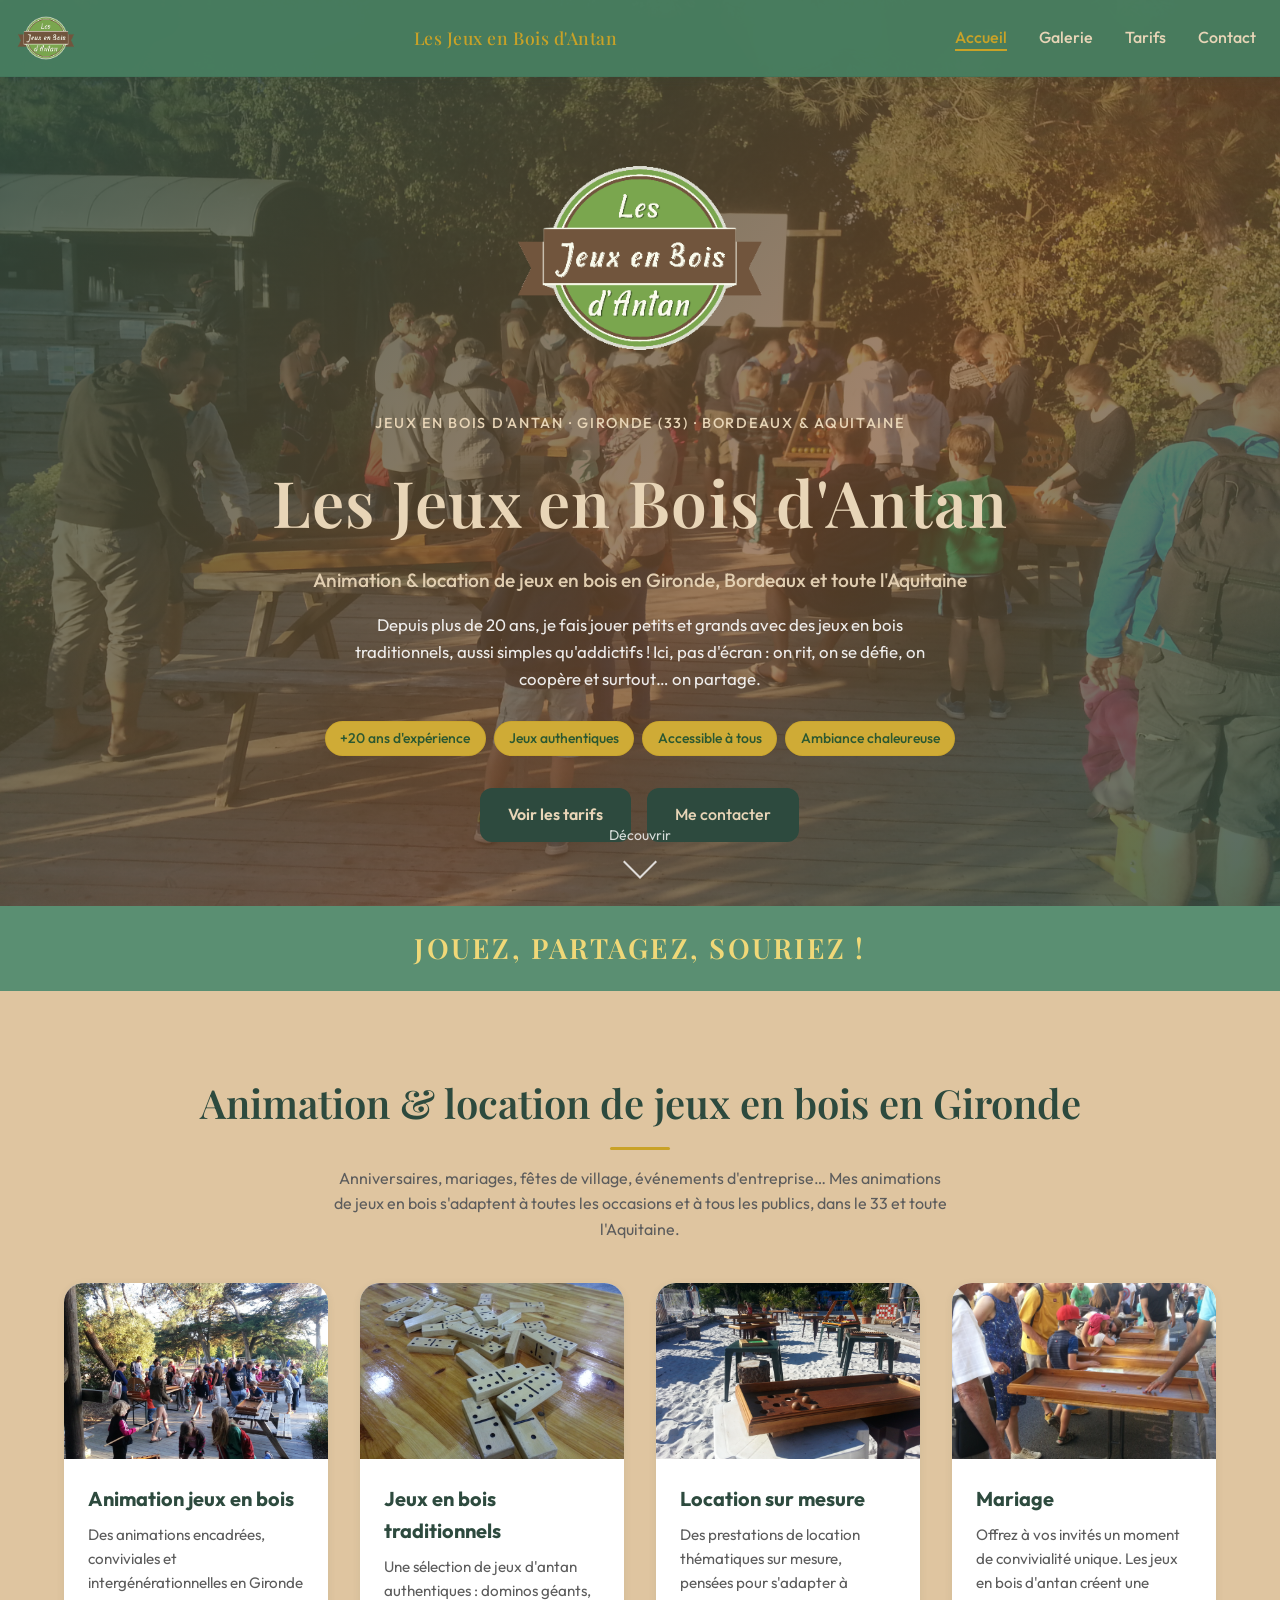
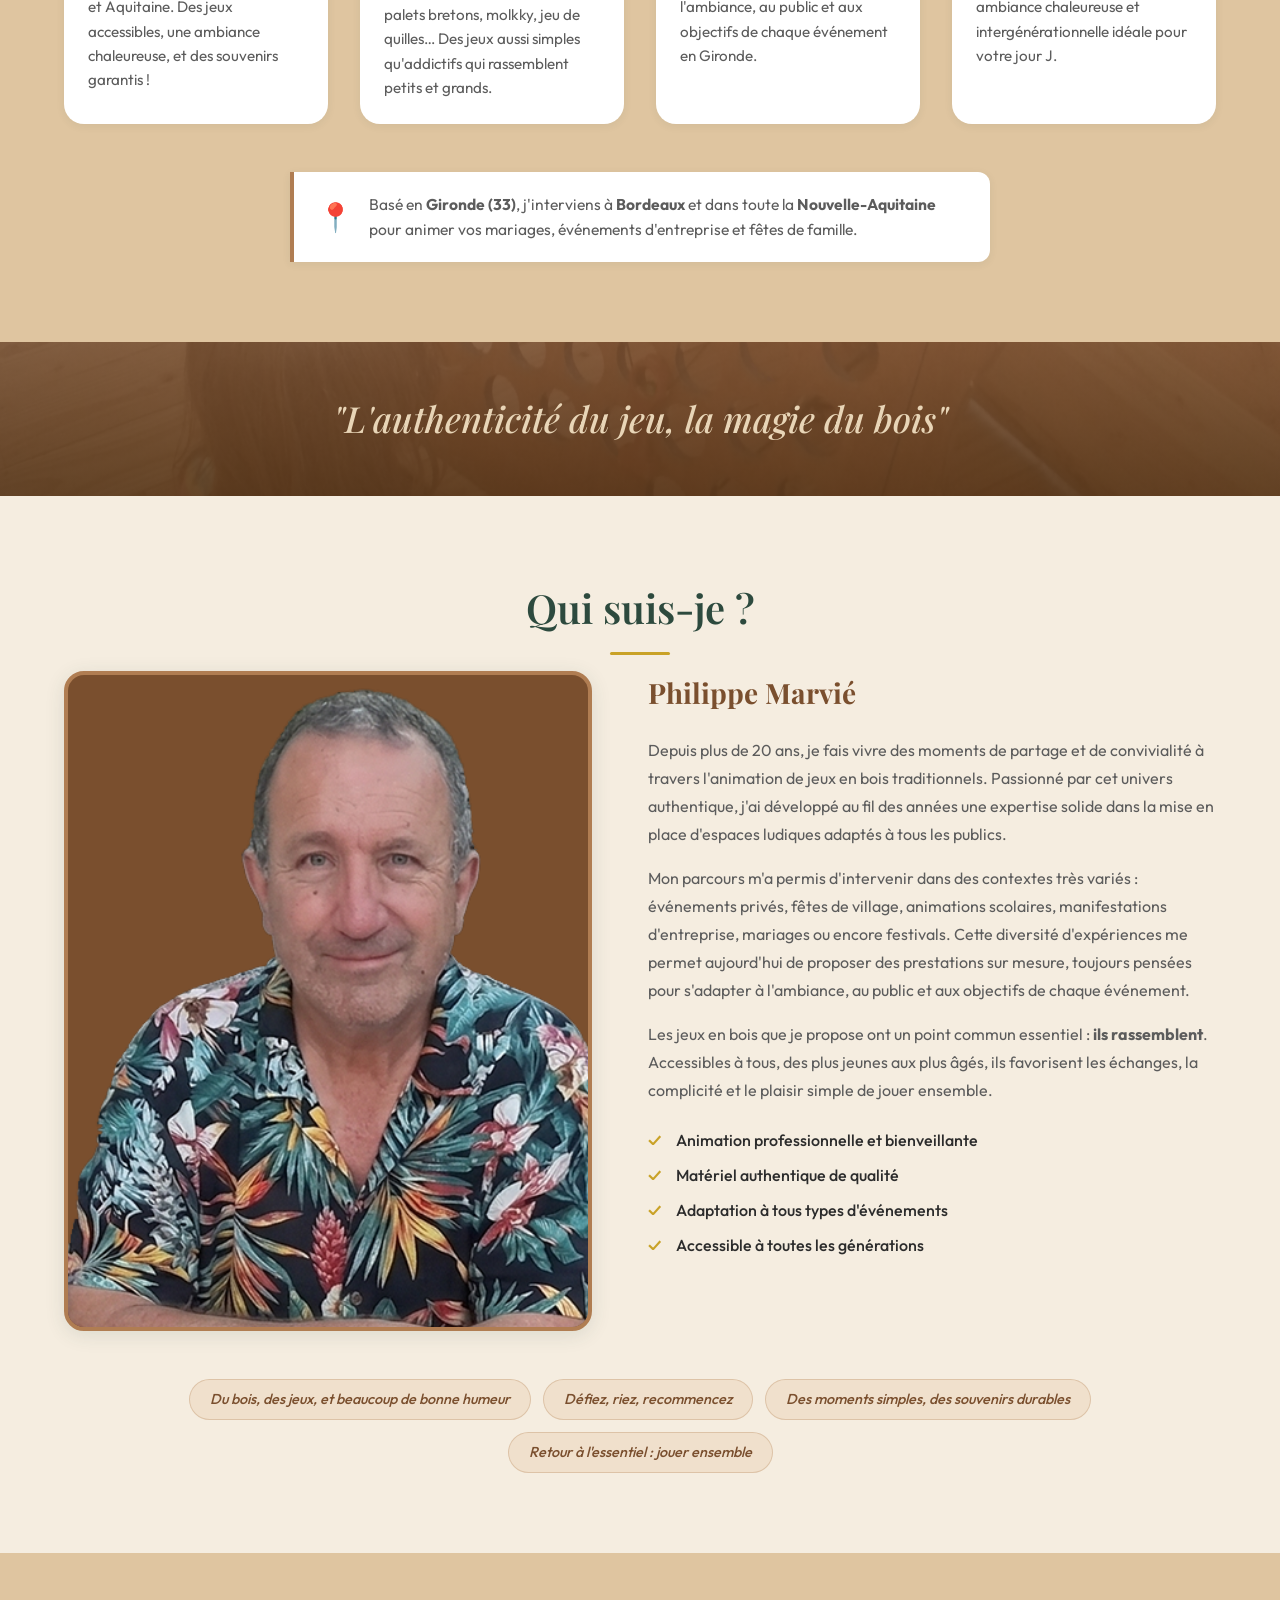
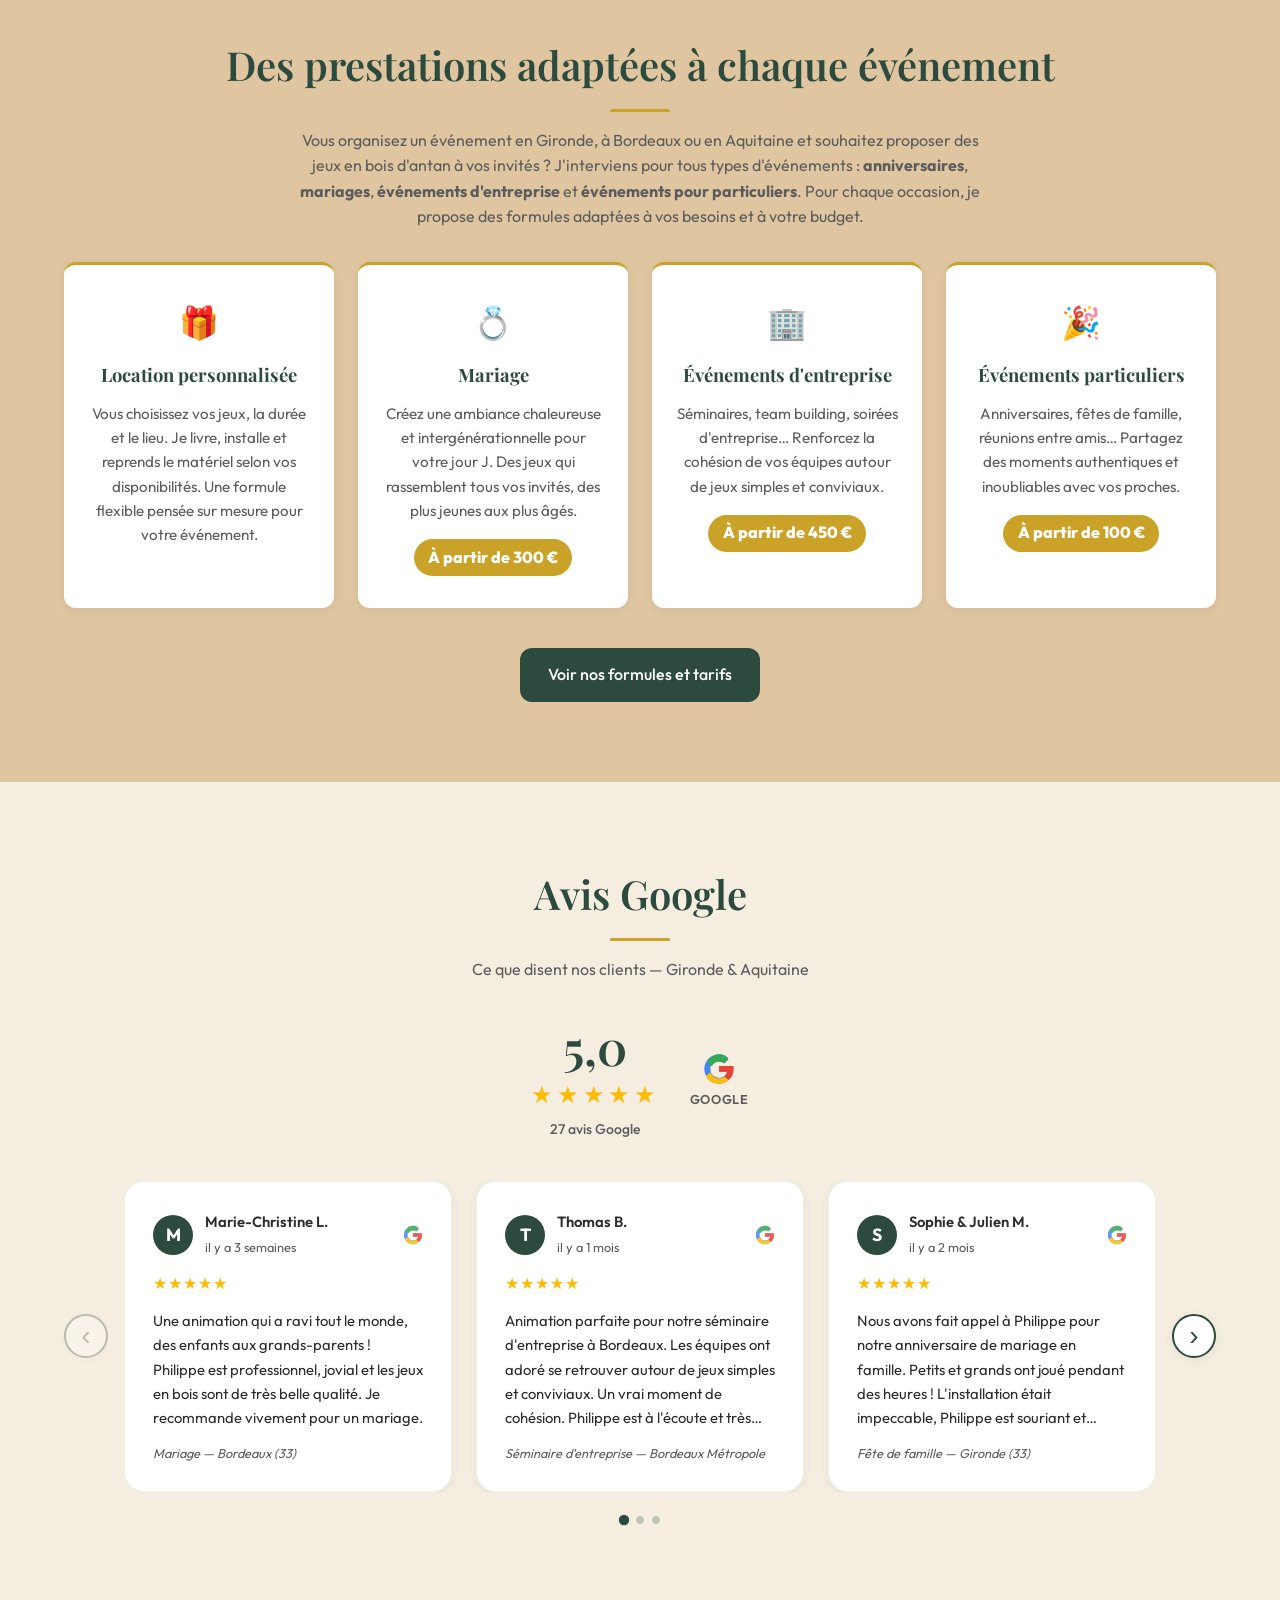
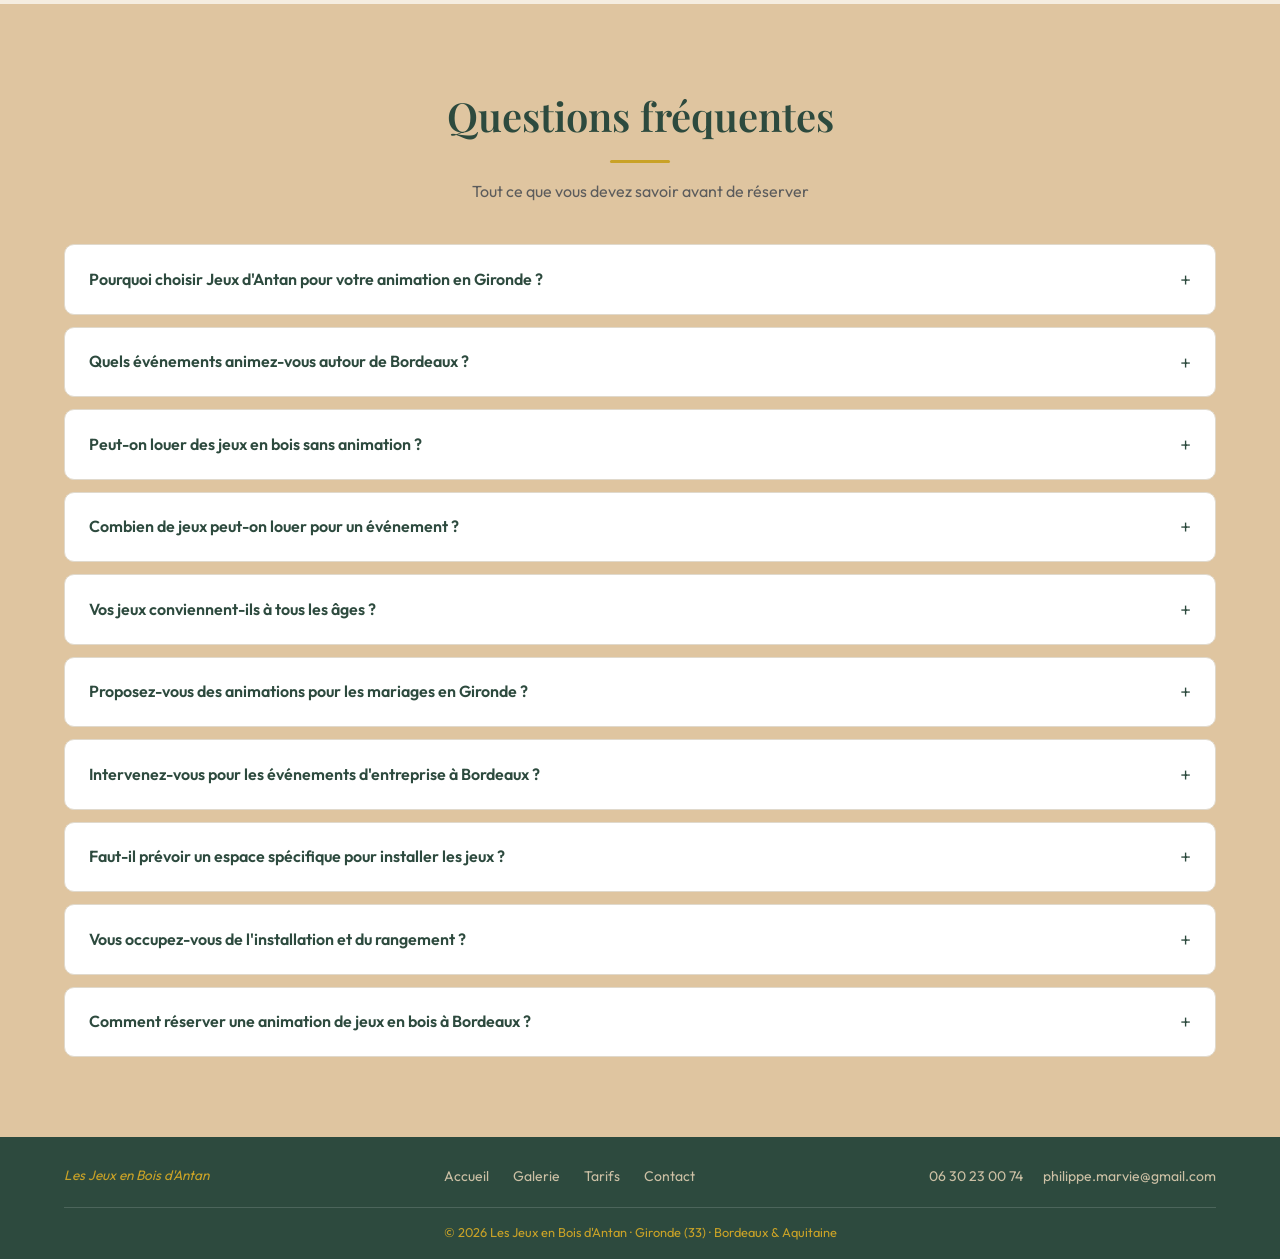
<file: index.html>
<!DOCTYPE html>
<html lang="fr">
<head>
    <meta charset="UTF-8">
    <meta name="viewport" content="width=device-width, initial-scale=1.0">
    <title>Les Jeux en Bois d'Antan - Animation & Location | Gironde (33) | Bordeaux & Aquitaine</title>
    <meta name="description" content="Philippe Marvié anime vos événements avec des jeux en bois d'antan depuis +20 ans. Mariages, événements d'entreprise, particuliers en Gironde (33), Bordeaux et Aquitaine. Devis gratuit.">
    <meta name="keywords" content="jeux en bois, animation jeux en bois gironde, location jeux bois mariage, animateur jeux en bois bordeaux, jeux en bois 33, jeux bois traditionnels aquitaine">
    <meta name="robots" content="index, follow">
    <meta name="author" content="Philippe Marvié - JEB Les Jeux en Bois d'Antan">
    <meta name="theme-color" content="#2d4a3e">
    <meta name="geo.region" content="FR-33">
    <meta name="geo.placename" content="Bordeaux, Gironde, Nouvelle-Aquitaine">
    <meta name="geo.position" content="44.934;-0.523">
    <meta name="ICBM" content="44.934, -0.523">
    <link rel="canonical" href="https://jeuxdantan.fr/">
    <link rel="icon" href="/assets/logo.png" type="image/png">
    <link rel="apple-touch-icon" href="/assets/logo.png">
    <link rel="stylesheet" href="css/style.css?v=5">
    <meta property="og:type" content="website">
    <meta property="og:url" content="https://jeuxdantan.fr/">
    <meta property="og:title" content="Les Jeux en Bois d'Antan - Animation & Location | Gironde (33)">
    <meta property="og:description" content="Philippe Marvié anime vos événements avec des jeux en bois depuis +20 ans. Mariages, entreprises, particuliers en Gironde, Bordeaux et Aquitaine.">
    <meta property="og:image" content="https://jeuxdantan.fr/assets/og-image.jpg">
    <meta property="og:locale" content="fr_FR">
    <meta property="og:site_name" content="JEB - Les Jeux en Bois d'Antan">
    <meta name="twitter:card" content="summary_large_image">
    <meta name="twitter:title" content="Les Jeux en Bois d'Antan - Animation & Location | Gironde (33)">
    <meta name="twitter:description" content="Philippe Marvié anime vos événements avec des jeux en bois depuis +20 ans. Gironde, Bordeaux, Aquitaine.">
    <meta name="twitter:image" content="https://jeuxdantan.fr/assets/og-image.jpg">
    <script type="application/ld+json">
    {
      "@context": "https://schema.org",
      "@graph": [
        {
          "@type": ["LocalBusiness", "EntertainmentBusiness"],
          "@id": "https://jeuxdantan.fr/#entreprise",
          "name": "Les Jeux en Bois d'Antan",
          "alternateName": ["JEB", "JEB Les Jeux en Bois d'Antan"],
          "description": "Animation et location de jeux en bois d'antan en Gironde (33), Bordeaux et Aquitaine. Philippe Marvié intervient pour mariages, événements d'entreprise et particuliers depuis plus de 20 ans.",
          "url": "https://jeuxdantan.fr",
          "logo": {"@type": "ImageObject", "url": "https://jeuxdantan.fr/assets/logo.png"},
          "email": "philippe.marvie@gmail.com",
          "telephone": "+33630230074",
          "address": {
            "@type": "PostalAddress",
            "streetAddress": "7 bis rue du Clos St Georges",
            "postalCode": "33440",
            "addressLocality": "Ambarès-et-Lagrave",
            "addressRegion": "Nouvelle-Aquitaine",
            "addressCountry": "FR"
          },
          "geo": {"@type": "GeoCoordinates", "latitude": 44.934, "longitude": -0.523},
          "priceRange": "€€",
          "areaServed": [
            {"@type": "AdministrativeArea", "name": "Gironde", "identifier": "33"},
            {"@type": "AdministrativeArea", "name": "Nouvelle-Aquitaine"}
          ]
        },
        {
          "@type": "FAQPage",
          "@id": "https://jeuxdantan.fr/#faq",
          "mainEntity": [
            {
              "@type": "Question",
              "name": "Pourquoi choisir Jeux d'Antan pour votre animation en Gironde ?",
              "acceptedAnswer": {"@type": "Answer", "text": "Nous créons des moments conviviaux et authentiques grâce à des jeux en bois traditionnels. Parfait pour rassembler toutes les générations lors de vos événements à Bordeaux et en Gironde."}
            },
            {
              "@type": "Question",
              "name": "Quels événements animez-vous autour de Bordeaux ?",
              "acceptedAnswer": {"@type": "Answer", "text": "Nous intervenons pour tous types d'événements : mariages, anniversaires, fêtes de village, événements d'entreprise, écoles et festivals dans toute la Gironde et l'Aquitaine."}
            },
            {
              "@type": "Question",
              "name": "Peut-on louer des jeux en bois sans animation ?",
              "acceptedAnswer": {"@type": "Answer", "text": "Oui ! Nous proposons la location de jeux en bois à Bordeaux et alentours, avec ou sans animateur selon vos besoins et votre budget."}
            },
            {
              "@type": "Question",
              "name": "Combien de jeux peut-on louer pour un événement ?",
              "acceptedAnswer": {"@type": "Answer", "text": "Nous adaptons nos formules à votre événement : petit lot de jeux pour une animation intimiste ou grande sélection pour accueillir un large public."}
            },
            {
              "@type": "Question",
              "name": "Vos jeux conviennent-ils à tous les âges ?",
              "acceptedAnswer": {"@type": "Answer", "text": "Absolument ! Nos jeux sont intergénérationnels : enfants, adultes et seniors peuvent jouer ensemble et partager un moment unique."}
            },
            {
              "@type": "Question",
              "name": "Proposez-vous des animations pour les mariages en Gironde ?",
              "acceptedAnswer": {"@type": "Answer", "text": "Oui, nos jeux en bois sont très appréciés pour les mariages à Bordeaux et en Gironde. Ils créent une ambiance chaleureuse et occupent vos invités tout au long de la journée."}
            },
            {
              "@type": "Question",
              "name": "Intervenez-vous pour les événements d'entreprise à Bordeaux ?",
              "acceptedAnswer": {"@type": "Answer", "text": "Oui, nous proposons des animations idéales pour les team-buildings, séminaires et événements professionnels, favorisant la cohésion et la bonne humeur."}
            },
            {
              "@type": "Question",
              "name": "Faut-il prévoir un espace spécifique pour installer les jeux ?",
              "acceptedAnswer": {"@type": "Answer", "text": "Nous nous adaptons à votre lieu (intérieur ou extérieur). Avant l'événement, nous vous conseillons pour optimiser l'espace et garantir une animation fluide."}
            },
            {
              "@type": "Question",
              "name": "Vous occupez-vous de l'installation et du rangement ?",
              "acceptedAnswer": {"@type": "Answer", "text": "Oui, nous gérons la livraison, l'installation et le rangement des jeux en Gironde pour que vous profitiez pleinement de votre événement sans stress."}
            },
            {
              "@type": "Question",
              "name": "Comment réserver une animation de jeux en bois à Bordeaux ?",
              "acceptedAnswer": {"@type": "Answer", "text": "C'est simple : contactez-nous via le formulaire du site en indiquant la date, le lieu et votre événement. Nous vous envoyons rapidement un devis personnalisé."}
            }
          ]
        },
        {
          "@type": "AggregateRating",
          "@id": "https://jeuxdantan.fr/#rating",
          "itemReviewed": {"@id": "https://jeuxdantan.fr/#entreprise"},
          "ratingValue": "5",
          "bestRating": "5",
          "worstRating": "1",
          "ratingCount": "27"
        }
      ]
    }
    </script>
    <link rel="preload" as="image" href="images/20160713_203846.jpg" fetchpriority="high">
    <link rel="preconnect" href="https://fonts.googleapis.com">
    <link rel="preconnect" href="https://fonts.gstatic.com" crossorigin>
    <link href="https://fonts.googleapis.com/css2?family=Outfit:wght@300;400;500;600;700&family=Playfair+Display:wght@500;600&display=swap" rel="stylesheet">
</head>
<body>
    <header class="header">
        <div class="header-inner">
            <a href="index.html" class="logo">
                <img src="assets/logo.png" alt="JEB - Les Jeux en Bois d'Antan" onerror="this.style.display='none'; this.nextElementSibling.style.display='block';">
                <span class="logo-text">JEB</span>
            </a>
            <span class="header-title">Les Jeux en Bois d'Antan</span>
            <nav class="nav" aria-label="Navigation principale">
                <button class="nav-toggle" aria-expanded="false" aria-controls="nav-menu">
                    <span></span><span></span><span></span>
                </button>
                <ul id="nav-menu" class="nav-menu">
                    <li><a href="index.html" class="nav-active">Accueil</a></li>
                    <li><a href="galerie.html">Galerie</a></li>
                    <li><a href="prix.html">Tarifs</a></li>
                    <li><a href="contact.html">Contact</a></li>
                </ul>
            </nav>
        </div>
    </header>

    <main>
        <section id="accueil" class="hero">
            <div class="hero-bg" style="background-image: url('images/20160713_203846.jpg');"></div>
            <div class="hero-content">
                <img src="assets/logo.png" alt="Logo Les Jeux en Bois d'Antan" class="hero-logo" fetchpriority="high">
                <p class="hero-label">Jeux en Bois d'Antan · Gironde (33) · Bordeaux &amp; Aquitaine</p>
                <h1>Les Jeux en Bois d'Antan</h1>
                <p class="hero-tagline">Animation &amp; location de jeux en bois en Gironde, Bordeaux et toute l'Aquitaine</p>
                <p class="hero-desc">Depuis plus de 20 ans, je fais jouer petits et grands avec des jeux en bois traditionnels, aussi simples qu'addictifs ! Ici, pas d'écran : on rit, on se défie, on coopère et surtout… on partage.</p>
                <div class="hero-badges">
                    <span class="badge">+20 ans d'expérience</span>
                    <span class="badge">Jeux authentiques</span>
                    <span class="badge">Accessible à tous</span>
                    <span class="badge">Ambiance chaleureuse</span>
                </div>
                <div class="hero-cta">
                    <a href="prix.html" class="btn btn-primary">Voir les tarifs</a>
                    <a href="contact.html" class="btn btn-secondary">Me contacter</a>
                </div>
            </div>
            <div class="scroll-indicator">
                <span>Découvrir</span>
                <div class="scroll-arrow"></div>
            </div>
        </section>

        <div class="slogan-banner">
            <div class="container">
                <p class="slogan-main">JOUEZ, PARTAGEZ, SOURIEZ !</p>
            </div>
        </div>

        <section id="services" class="section section-alt">
            <div class="container">
                <h2 class="section-title">Animation &amp; location de jeux en bois en Gironde</h2>
                <p class="section-desc">Anniversaires, mariages, fêtes de village, événements d'entreprise… Mes animations de jeux en bois s'adaptent à toutes les occasions et à tous les publics, dans le 33 et toute l'Aquitaine.</p>
                <div class="services-grid services-grid-4">
                    <article class="service-card">
                        <div class="service-image">
                            <img src="images/20160713_211319.jpg" alt="Animation jeux en bois" loading="lazy">
                        </div>
                        <div class="service-content">
                            <h3>Animation jeux en bois</h3>
                            <p>Des animations encadrées, conviviales et intergénérationnelles en Gironde et Aquitaine. Des jeux accessibles, une ambiance chaleureuse, et des souvenirs garantis !</p>
                        </div>
                    </article>
                    <article class="service-card">
                        <div class="service-image">
                            <img src="images/Dominos_Geants.jpg" alt="Jeux en bois traditionnels" loading="lazy">
                        </div>
                        <div class="service-content">
                            <h3>Jeux en bois traditionnels</h3>
                            <p>Une sélection de jeux d'antan authentiques : dominos géants, palets bretons, molkky, jeu de quilles… Des jeux aussi simples qu'addictifs qui rassemblent petits et grands.</p>
                        </div>
                    </article>
                    <article class="service-card">
                        <div class="service-image">
                            <img src="images/20130815_181607.jpg" alt="Location jeux en bois sur mesure" loading="lazy">
                        </div>
                        <div class="service-content">
                            <h3>Location sur mesure</h3>
                            <p>Des prestations de location thématiques sur mesure, pensées pour s'adapter à l'ambiance, au public et aux objectifs de chaque événement en Gironde.</p>
                        </div>
                    </article>
                    <article class="service-card">
                        <div class="service-image">
                            <img src="images/20160716_172546.jpg" alt="Animation jeux en bois mariage Gironde" loading="lazy">
                        </div>
                        <div class="service-content">
                            <h3>Mariage</h3>
                            <p>Offrez à vos invités un moment de convivialité unique. Les jeux en bois d'antan créent une ambiance chaleureuse et intergénérationnelle idéale pour votre jour J.</p>
                        </div>
                    </article>
                </div>
                <div class="geo-block">
                    <span class="geo-icon">📍</span>
                    <p>Basé en <strong>Gironde (33)</strong>, j'interviens à <strong>Bordeaux</strong> et dans toute la <strong>Nouvelle-Aquitaine</strong> pour animer vos mariages, événements d'entreprise et fêtes de famille.</p>
                </div>
            </div>
        </section>

        <div class="slogan-strip wood-bg">
            <div class="container">
                <blockquote class="slogan-quote">"L'authenticité du jeu, la magie du bois"</blockquote>
            </div>
        </div>

        <section id="animateur" class="section">
            <div class="container">
                <h2 class="section-title">Qui suis-je ?</h2>
                <div class="animateur-grid">
                    <div class="animateur-image">
                        <img src="assets/moi.png" alt="Philippe Marvié, animateur de jeux en bois" loading="lazy">
                    </div>
                    <div class="animateur-content">
                        <h3>Philippe Marvié</h3>
                        <p>Depuis plus de 20 ans, je fais vivre des moments de partage et de convivialité à travers l'animation de jeux en bois traditionnels. Passionné par cet univers authentique, j'ai développé au fil des années une expertise solide dans la mise en place d'espaces ludiques adaptés à tous les publics.</p>
                        <p>Mon parcours m'a permis d'intervenir dans des contextes très variés : événements privés, fêtes de village, animations scolaires, manifestations d'entreprise, mariages ou encore festivals. Cette diversité d'expériences me permet aujourd'hui de proposer des prestations sur mesure, toujours pensées pour s'adapter à l'ambiance, au public et aux objectifs de chaque événement.</p>
                        <p>Les jeux en bois que je propose ont un point commun essentiel : <strong>ils rassemblent</strong>. Accessibles à tous, des plus jeunes aux plus âgés, ils favorisent les échanges, la complicité et le plaisir simple de jouer ensemble.</p>
                        <ul class="animateur-points">
                            <li>Animation professionnelle et bienveillante</li>
                            <li>Matériel authentique de qualité</li>
                            <li>Adaptation à tous types d'événements</li>
                            <li>Accessible à toutes les générations</li>
                        </ul>
                    </div>
                </div>
                <div class="slogans-row">
                    <div class="slogan-pill">Du bois, des jeux, et beaucoup de bonne humeur</div>
                    <div class="slogan-pill">Défiez, riez, recommencez</div>
                    <div class="slogan-pill">Des moments simples, des souvenirs durables</div>
                    <div class="slogan-pill">Retour à l'essentiel : jouer ensemble</div>
                </div>
            </div>
        </section>

        <section id="location" class="section section-alt">
            <div class="container">
                <h2 class="section-title">Des prestations adaptées à chaque événement</h2>
                <p class="location-intro">Vous organisez un événement en Gironde, à Bordeaux ou en Aquitaine et souhaitez proposer des jeux en bois d'antan à vos invités ? J'interviens pour tous types d'événements : <strong>anniversaires</strong>, <strong>mariages</strong>, <strong>événements d'entreprise</strong> et <strong>événements pour particuliers</strong>. Pour chaque occasion, je propose des formules adaptées à vos besoins et à votre budget.</p>
                <div class="location-grid">
                    <div class="location-card">
                        <div class="location-card-icon">🎁</div>
                        <h4>Location personnalisée</h4>
                        <p>Vous choisissez vos jeux, la durée et le lieu. Je livre, installe et reprends le matériel selon vos disponibilités. Une formule flexible pensée sur mesure pour votre événement.</p>
                    </div>
                    <div class="location-card">
                        <div class="location-card-icon">💍</div>
                        <h4>Mariage</h4>
                        <p>Créez une ambiance chaleureuse et intergénérationnelle pour votre jour J. Des jeux qui rassemblent tous vos invités, des plus jeunes aux plus âgés.</p>
                        <p class="location-card-price">À partir de 300&nbsp;€</p>
                    </div>
                    <div class="location-card">
                        <div class="location-card-icon">🏢</div>
                        <h4>Événements d'entreprise</h4>
                        <p>Séminaires, team building, soirées d'entreprise… Renforcez la cohésion de vos équipes autour de jeux simples et conviviaux.</p>
                        <p class="location-card-price">À partir de 450&nbsp;€</p>
                    </div>
                    <div class="location-card">
                        <div class="location-card-icon">🎉</div>
                        <h4>Événements particuliers</h4>
                        <p>Anniversaires, fêtes de famille, réunions entre amis… Partagez des moments authentiques et inoubliables avec vos proches.</p>
                        <p class="location-card-price">À partir de 100&nbsp;€</p>
                    </div>
                </div>
                <p class="location-cta"><a href="prix.html" class="btn btn-primary">Voir nos formules et tarifs</a></p>
            </div>
        </section>

        <section id="temoignages" class="section">
            <div class="container">
                <h2 class="section-title">Avis Google</h2>
                <p class="section-desc">Ce que disent nos clients — Gironde &amp; Aquitaine</p>

                <div class="reviews-summary">
                    <div class="reviews-score">
                        <span class="reviews-note">5,0</span>
                        <div class="reviews-stars" aria-label="5 étoiles sur 5">
                            <span>★</span><span>★</span><span>★</span><span>★</span><span>★</span>
                        </div>
                        <span class="reviews-count">27 avis Google</span>
                    </div>
                    <div class="reviews-logo">
                        <svg viewBox="0 0 48 48" width="32" height="32" aria-hidden="true">
                            <path fill="#4285F4" d="M44.5 20H24v8h11.8C34.7 33.9 30 37 24 37c-7.2 0-13-5.8-13-13s5.8-13 13-13c3.1 0 5.9 1.1 8.1 2.9l6-6C34.6 4.1 29.6 2 24 2 11.8 2 2 11.8 2 24s9.8 22 22 22c11 0 21-8 21-22 0-1.3-.2-2.7-.5-4z"/>
                            <path fill="#34A853" d="M6.3 14.7l7 5.1C15 16.1 19.1 13 24 13c3.1 0 5.9 1.1 8.1 2.9l6-6C34.6 4.1 29.6 2 24 2 16.3 2 9.6 7.3 6.3 14.7z"/>
                            <path fill="#FBBC05" d="M24 46c5.9 0 10.9-2 14.5-5.4l-6.7-5.5C29.9 36.9 27.1 38 24 38c-5.9 0-10.9-3.9-12.7-9.3l-7 5.4C7.8 41.8 15.4 46 24 46z"/>
                            <path fill="#EA4335" d="M46 24c0-1.5-.2-3-.5-4.4H24v8.4h12.4c-.6 2.7-2.2 5.1-4.5 6.7l6.7 5.5C43.3 36.4 46 30.7 46 24z"/>
                        </svg>
                        <span>Google</span>
                    </div>
                </div>

                <div class="reviews-carousel-wrap" aria-label="Carrousel d'avis clients">
                    <button class="carousel-btn carousel-prev" aria-label="Avis précédent">&#8249;</button>
                    <div class="reviews-carousel" id="reviews-carousel">
                        <div class="reviews-track" id="reviews-track">

                            <blockquote class="review-card">
                                <div class="review-header">
                                    <div class="review-avatar" aria-hidden="true">M</div>
                                    <div class="review-meta">
                                        <strong class="review-name">Marie-Christine L.</strong>
                                        <span class="review-date">il y a 3 semaines</span>
                                    </div>
                                    <svg class="review-google-icon" viewBox="0 0 48 48" width="20" height="20" aria-hidden="true">
                                        <path fill="#4285F4" d="M44.5 20H24v8h11.8C34.7 33.9 30 37 24 37c-7.2 0-13-5.8-13-13s5.8-13 13-13c3.1 0 5.9 1.1 8.1 2.9l6-6C34.6 4.1 29.6 2 24 2 11.8 2 2 11.8 2 24s9.8 22 22 22c11 0 21-8 21-22 0-1.3-.2-2.7-.5-4z"/><path fill="#34A853" d="M6.3 14.7l7 5.1C15 16.1 19.1 13 24 13c3.1 0 5.9 1.1 8.1 2.9l6-6C34.6 4.1 29.6 2 24 2 16.3 2 9.6 7.3 6.3 14.7z"/><path fill="#FBBC05" d="M24 46c5.9 0 10.9-2 14.5-5.4l-6.7-5.5C29.9 36.9 27.1 38 24 38c-5.9 0-10.9-3.9-12.7-9.3l-7 5.4C7.8 41.8 15.4 46 24 46z"/><path fill="#EA4335" d="M46 24c0-1.5-.2-3-.5-4.4H24v8.4h12.4c-.6 2.7-2.2 5.1-4.5 6.7l6.7 5.5C43.3 36.4 46 30.7 46 24z"/>
                                    </svg>
                                </div>
                                <div class="review-stars" aria-label="5 étoiles">★★★★★</div>
                                <p class="review-text">Une animation qui a ravi tout le monde, des enfants aux grands-parents ! Philippe est professionnel, jovial et les jeux en bois sont de très belle qualité. Je recommande vivement pour un mariage.</p>
                                <footer class="review-context">Mariage — Bordeaux (33)</footer>
                            </blockquote>

                            <blockquote class="review-card">
                                <div class="review-header">
                                    <div class="review-avatar" aria-hidden="true">T</div>
                                    <div class="review-meta">
                                        <strong class="review-name">Thomas B.</strong>
                                        <span class="review-date">il y a 1 mois</span>
                                    </div>
                                    <svg class="review-google-icon" viewBox="0 0 48 48" width="20" height="20" aria-hidden="true">
                                        <path fill="#4285F4" d="M44.5 20H24v8h11.8C34.7 33.9 30 37 24 37c-7.2 0-13-5.8-13-13s5.8-13 13-13c3.1 0 5.9 1.1 8.1 2.9l6-6C34.6 4.1 29.6 2 24 2 11.8 2 2 11.8 2 24s9.8 22 22 22c11 0 21-8 21-22 0-1.3-.2-2.7-.5-4z"/><path fill="#34A853" d="M6.3 14.7l7 5.1C15 16.1 19.1 13 24 13c3.1 0 5.9 1.1 8.1 2.9l6-6C34.6 4.1 29.6 2 24 2 16.3 2 9.6 7.3 6.3 14.7z"/><path fill="#FBBC05" d="M24 46c5.9 0 10.9-2 14.5-5.4l-6.7-5.5C29.9 36.9 27.1 38 24 38c-5.9 0-10.9-3.9-12.7-9.3l-7 5.4C7.8 41.8 15.4 46 24 46z"/><path fill="#EA4335" d="M46 24c0-1.5-.2-3-.5-4.4H24v8.4h12.4c-.6 2.7-2.2 5.1-4.5 6.7l6.7 5.5C43.3 36.4 46 30.7 46 24z"/>
                                    </svg>
                                </div>
                                <div class="review-stars" aria-label="5 étoiles">★★★★★</div>
                                <p class="review-text">Animation parfaite pour notre séminaire d'entreprise à Bordeaux. Les équipes ont adoré se retrouver autour de jeux simples et conviviaux. Un vrai moment de cohésion. Philippe est à l'écoute et très pro !</p>
                                <footer class="review-context">Séminaire d'entreprise — Bordeaux Métropole</footer>
                            </blockquote>

                            <blockquote class="review-card">
                                <div class="review-header">
                                    <div class="review-avatar" aria-hidden="true">S</div>
                                    <div class="review-meta">
                                        <strong class="review-name">Sophie &amp; Julien M.</strong>
                                        <span class="review-date">il y a 2 mois</span>
                                    </div>
                                    <svg class="review-google-icon" viewBox="0 0 48 48" width="20" height="20" aria-hidden="true">
                                        <path fill="#4285F4" d="M44.5 20H24v8h11.8C34.7 33.9 30 37 24 37c-7.2 0-13-5.8-13-13s5.8-13 13-13c3.1 0 5.9 1.1 8.1 2.9l6-6C34.6 4.1 29.6 2 24 2 11.8 2 2 11.8 2 24s9.8 22 22 22c11 0 21-8 21-22 0-1.3-.2-2.7-.5-4z"/><path fill="#34A853" d="M6.3 14.7l7 5.1C15 16.1 19.1 13 24 13c3.1 0 5.9 1.1 8.1 2.9l6-6C34.6 4.1 29.6 2 24 2 16.3 2 9.6 7.3 6.3 14.7z"/><path fill="#FBBC05" d="M24 46c5.9 0 10.9-2 14.5-5.4l-6.7-5.5C29.9 36.9 27.1 38 24 38c-5.9 0-10.9-3.9-12.7-9.3l-7 5.4C7.8 41.8 15.4 46 24 46z"/><path fill="#EA4335" d="M46 24c0-1.5-.2-3-.5-4.4H24v8.4h12.4c-.6 2.7-2.2 5.1-4.5 6.7l6.7 5.5C43.3 36.4 46 30.7 46 24z"/>
                                    </svg>
                                </div>
                                <div class="review-stars" aria-label="5 étoiles">★★★★★</div>
                                <p class="review-text">Nous avons fait appel à Philippe pour notre anniversaire de mariage en famille. Petits et grands ont joué pendant des heures ! L'installation était impeccable, Philippe est souriant et vraiment passionné. Merci !</p>
                                <footer class="review-context">Fête de famille — Gironde (33)</footer>
                            </blockquote>

                            <blockquote class="review-card">
                                <div class="review-header">
                                    <div class="review-avatar" aria-hidden="true">A</div>
                                    <div class="review-meta">
                                        <strong class="review-name">Association Fête de St-Martin</strong>
                                        <span class="review-date">il y a 3 mois</span>
                                    </div>
                                    <svg class="review-google-icon" viewBox="0 0 48 48" width="20" height="20" aria-hidden="true">
                                        <path fill="#4285F4" d="M44.5 20H24v8h11.8C34.7 33.9 30 37 24 37c-7.2 0-13-5.8-13-13s5.8-13 13-13c3.1 0 5.9 1.1 8.1 2.9l6-6C34.6 4.1 29.6 2 24 2 11.8 2 2 11.8 2 24s9.8 22 22 22c11 0 21-8 21-22 0-1.3-.2-2.7-.5-4z"/><path fill="#34A853" d="M6.3 14.7l7 5.1C15 16.1 19.1 13 24 13c3.1 0 5.9 1.1 8.1 2.9l6-6C34.6 4.1 29.6 2 24 2 16.3 2 9.6 7.3 6.3 14.7z"/><path fill="#FBBC05" d="M24 46c5.9 0 10.9-2 14.5-5.4l-6.7-5.5C29.9 36.9 27.1 38 24 38c-5.9 0-10.9-3.9-12.7-9.3l-7 5.4C7.8 41.8 15.4 46 24 46z"/><path fill="#EA4335" d="M46 24c0-1.5-.2-3-.5-4.4H24v8.4h12.4c-.6 2.7-2.2 5.1-4.5 6.7l6.7 5.5C43.3 36.4 46 30.7 46 24z"/>
                                    </svg>
                                </div>
                                <div class="review-stars" aria-label="5 étoiles">★★★★★</div>
                                <p class="review-text">Nous avons fait appel à JEB pour notre fête de village et c'était un vrai succès. Les jeux en bois ont créé une ambiance conviviale et intergénérationnelle. Philippe est très à l'écoute, ponctuel et le matériel est de qualité.</p>
                                <footer class="review-context">Fête de village — Gironde (33)</footer>
                            </blockquote>

                            <blockquote class="review-card">
                                <div class="review-header">
                                    <div class="review-avatar" aria-hidden="true">C</div>
                                    <div class="review-meta">
                                        <strong class="review-name">Claire D.</strong>
                                        <span class="review-date">il y a 4 mois</span>
                                    </div>
                                    <svg class="review-google-icon" viewBox="0 0 48 48" width="20" height="20" aria-hidden="true">
                                        <path fill="#4285F4" d="M44.5 20H24v8h11.8C34.7 33.9 30 37 24 37c-7.2 0-13-5.8-13-13s5.8-13 13-13c3.1 0 5.9 1.1 8.1 2.9l6-6C34.6 4.1 29.6 2 24 2 11.8 2 2 11.8 2 24s9.8 22 22 22c11 0 21-8 21-22 0-1.3-.2-2.7-.5-4z"/><path fill="#34A853" d="M6.3 14.7l7 5.1C15 16.1 19.1 13 24 13c3.1 0 5.9 1.1 8.1 2.9l6-6C34.6 4.1 29.6 2 24 2 16.3 2 9.6 7.3 6.3 14.7z"/><path fill="#FBBC05" d="M24 46c5.9 0 10.9-2 14.5-5.4l-6.7-5.5C29.9 36.9 27.1 38 24 38c-5.9 0-10.9-3.9-12.7-9.3l-7 5.4C7.8 41.8 15.4 46 24 46z"/><path fill="#EA4335" d="M46 24c0-1.5-.2-3-.5-4.4H24v8.4h12.4c-.6 2.7-2.2 5.1-4.5 6.7l6.7 5.5C43.3 36.4 46 30.7 46 24z"/>
                                    </svg>
                                </div>
                                <div class="review-stars" aria-label="5 étoiles">★★★★★</div>
                                <p class="review-text">Idée parfaite pour notre mariage ! Nos invités ont passé un excellent moment. Les jeux en bois sont beaux, solides et Philippe sait mettre tout le monde à l'aise. Je recommande les yeux fermés pour tout événement en Gironde.</p>
                                <footer class="review-context">Mariage — Libourne (33)</footer>
                            </blockquote>

                        </div>
                    </div>
                    <button class="carousel-btn carousel-next" aria-label="Avis suivant">&#8250;</button>
                </div>

                <div class="carousel-dots" id="carousel-dots" aria-label="Navigation avis" role="tablist"></div>
            </div>
        </section>

        <section id="faq" class="section section-alt">
            <div class="container">
                <h2 class="section-title">Questions fréquentes</h2>
                <p class="section-desc">Tout ce que vous devez savoir avant de réserver</p>
                <div class="faq-list">
                    <details class="faq-item">
                        <summary class="faq-question">Pourquoi choisir Jeux d'Antan pour votre animation en Gironde ?</summary>
                        <div class="faq-answer">
                            <p>Nous créons des moments <strong>conviviaux et authentiques</strong> grâce à des jeux en bois traditionnels. Parfait pour rassembler toutes les générations lors de vos événements à Bordeaux et en Gironde.</p>
                        </div>
                    </details>
                    <details class="faq-item">
                        <summary class="faq-question">Quels événements animez-vous autour de Bordeaux ?</summary>
                        <div class="faq-answer">
                            <p>Nous intervenons pour tous types d'événements : <strong>mariages</strong>, <strong>anniversaires</strong>, <strong>fêtes de village</strong>, <strong>événements d'entreprise</strong>, écoles et festivals dans toute la Gironde et l'Aquitaine.</p>
                        </div>
                    </details>
                    <details class="faq-item">
                        <summary class="faq-question">Peut-on louer des jeux en bois sans animation ?</summary>
                        <div class="faq-answer">
                            <p>Oui ! Nous proposons la <strong>location de jeux en bois</strong> à Bordeaux et alentours, <strong>avec ou sans animateur</strong> selon vos besoins et votre budget.</p>
                        </div>
                    </details>
                    <details class="faq-item">
                        <summary class="faq-question">Combien de jeux peut-on louer pour un événement ?</summary>
                        <div class="faq-answer">
                            <p>Nous adaptons nos formules à votre événement : <strong>petit lot de jeux</strong> pour une animation intimiste ou <strong>grande sélection</strong> pour accueillir un large public.</p>
                        </div>
                    </details>
                    <details class="faq-item">
                        <summary class="faq-question">Vos jeux conviennent-ils à tous les âges ?</summary>
                        <div class="faq-answer">
                            <p>Absolument ! Nos jeux sont <strong>intergénérationnels</strong> : enfants, adultes et seniors peuvent jouer ensemble et partager un moment unique.</p>
                        </div>
                    </details>
                    <details class="faq-item">
                        <summary class="faq-question">Proposez-vous des animations pour les mariages en Gironde ?</summary>
                        <div class="faq-answer">
                            <p>Oui, nos jeux en bois sont très appréciés pour les <strong>mariages à Bordeaux et en Gironde</strong>. Ils créent une ambiance chaleureuse et occupent vos invités tout au long de la journée.</p>
                        </div>
                    </details>
                    <details class="faq-item">
                        <summary class="faq-question">Intervenez-vous pour les événements d'entreprise à Bordeaux ?</summary>
                        <div class="faq-answer">
                            <p>Oui, nous proposons des animations idéales pour les <strong>team-buildings</strong>, <strong>séminaires</strong> et événements professionnels, favorisant la cohésion et la bonne humeur.</p>
                        </div>
                    </details>
                    <details class="faq-item">
                        <summary class="faq-question">Faut-il prévoir un espace spécifique pour installer les jeux ?</summary>
                        <div class="faq-answer">
                            <p>Nous nous adaptons à votre lieu (<strong>intérieur ou extérieur</strong>). Avant l'événement, nous vous conseillons pour optimiser l'espace et garantir une animation fluide.</p>
                        </div>
                    </details>
                    <details class="faq-item">
                        <summary class="faq-question">Vous occupez-vous de l'installation et du rangement ?</summary>
                        <div class="faq-answer">
                            <p>Oui, nous gérons la <strong>livraison, l'installation et le rangement</strong> des jeux en Gironde pour que vous profitiez pleinement de votre événement sans stress.</p>
                        </div>
                    </details>
                    <details class="faq-item">
                        <summary class="faq-question">Comment réserver une animation de jeux en bois à Bordeaux ?</summary>
                        <div class="faq-answer">
                            <p>C'est simple : <a href="contact.html">contactez-nous via le formulaire</a> en indiquant la date, le lieu et votre événement. Nous vous envoyons rapidement un <strong>devis personnalisé et gratuit</strong>.</p>
                        </div>
                    </details>
                </div>
            </div>
        </section>
    </main>

    <footer class="footer">
        <div class="container">
            <div class="footer-main">
                <div class="footer-brand">
                    <span class="footer-sub">Les Jeux en Bois d'Antan</span>
                </div>
                <nav class="footer-nav" aria-label="Navigation footer">
                    <a href="index.html">Accueil</a>
                    <a href="galerie.html">Galerie</a>
                    <a href="prix.html">Tarifs</a>
                    <a href="contact.html">Contact</a>
                </nav>
                <div class="footer-right">
                    <a href="tel:+33630230074">06 30 23 00 74</a>
                    <a href="mailto:philippe.marvie@gmail.com">philippe.marvie@gmail.com</a>
                </div>
            </div>
            <div class="footer-bottom">
                <p>&copy; 2026 Les Jeux en Bois d'Antan · Gironde (33) · Bordeaux &amp; Aquitaine</p>
            </div>
        </div>
    </footer>

    <script src="js/main.js"></script>
</body>
</html>
</file>
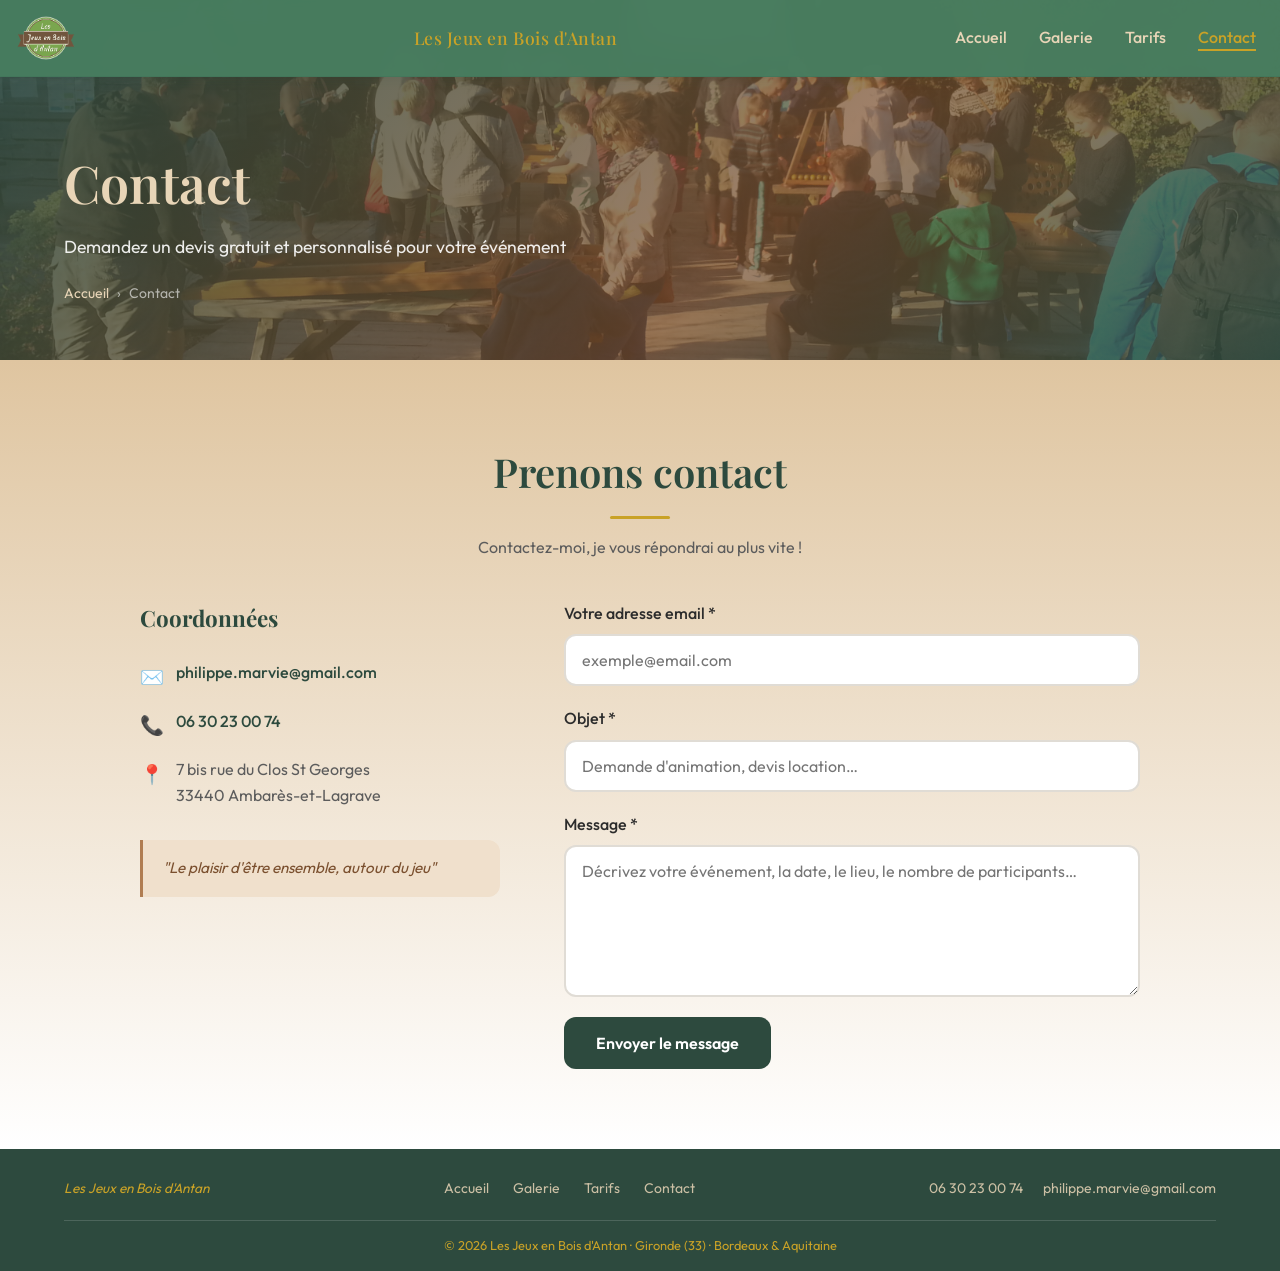
<file: contact.html>
<!DOCTYPE html>
<html lang="fr">
<head>
    <meta charset="UTF-8">
    <meta name="viewport" content="width=device-width, initial-scale=1.0">
    <title>Contact & Devis Gratuit | JEB - Les Jeux en Bois d'Antan | Gironde</title>
    <meta name="description" content="Contactez Philippe Marvié pour votre animation de jeux en bois en Gironde. Devis gratuit et personnalisé pour mariage, événement d'entreprise ou particulier à Bordeaux et en Aquitaine. Réponse rapide.">
    <meta name="keywords" content="contact jeux en bois gironde, devis animation jeux bois bordeaux, contacter animateur jeux bois, jeux bois bordeaux devis gratuit">
    <meta name="robots" content="index, follow">
    <meta name="author" content="Philippe Marvié - JEB Les Jeux en Bois d'Antan">
    <meta name="theme-color" content="#2d4a3e">
    <meta name="format-detection" content="telephone=yes">
    <link rel="canonical" href="https://jeuxdantan.fr/contact.html">
    <link rel="icon" href="/assets/logo.png" type="image/png">
    <link rel="stylesheet" href="css/style.css?v=5">
    <meta property="og:type" content="website">
    <meta property="og:url" content="https://jeuxdantan.fr/contact.html">
    <meta property="og:title" content="Contact & Devis Gratuit | JEB - Jeux en Bois Gironde">
    <meta property="og:description" content="Contactez Philippe Marvié pour un devis gratuit. Animation jeux en bois en Gironde, Bordeaux et Aquitaine.">
    <meta property="og:image" content="https://jeuxdantan.fr/assets/og-image.jpg">
    <meta property="og:locale" content="fr_FR">
    <script type="application/ld+json">
    {
      "@context": "https://schema.org",
      "@graph": [
        {
          "@type": "ContactPage",
          "@id": "https://jeuxdantan.fr/contact.html",
          "name": "Contact & Devis Gratuit - JEB Les Jeux en Bois d'Antan | Gironde",
          "description": "Demandez un devis gratuit pour votre animation de jeux en bois en Gironde. Mariage, événement d'entreprise ou particulier à Bordeaux et en Aquitaine.",
          "url": "https://jeuxdantan.fr/contact.html",
          "isPartOf": {"@id": "https://jeuxdantan.fr/#entreprise"},
          "breadcrumb": {
            "@type": "BreadcrumbList",
            "itemListElement": [
              {"@type": "ListItem", "position": 1, "name": "Accueil", "item": "https://jeuxdantan.fr/"},
              {"@type": "ListItem", "position": 2, "name": "Contact", "item": "https://jeuxdantan.fr/contact.html"}
            ]
          },
          "mainEntity": {
            "@type": ["LocalBusiness", "EntertainmentBusiness"],
            "@id": "https://jeuxdantan.fr/#entreprise",
            "name": "Les Jeux en Bois d'Antan",
            "telephone": "+33630230074",
            "email": "philippe.marvie@gmail.com",
            "url": "https://jeuxdantan.fr",
            "priceRange": "€€",
            "openingHoursSpecification": {
              "@type": "OpeningHoursSpecification",
              "dayOfWeek": ["Monday","Tuesday","Wednesday","Thursday","Friday","Saturday","Sunday"],
              "opens": "09:00",
              "closes": "20:00"
            },
            "address": {
              "@type": "PostalAddress",
              "streetAddress": "7 bis rue du Clos St Georges",
              "postalCode": "33440",
              "addressLocality": "Ambarès-et-Lagrave",
              "addressRegion": "Nouvelle-Aquitaine",
              "addressCountry": "FR"
            },
            "areaServed": [
              {"@type": "AdministrativeArea", "name": "Gironde", "identifier": "33"},
              {"@type": "AdministrativeArea", "name": "Landes", "identifier": "40"},
              {"@type": "AdministrativeArea", "name": "Lot-et-Garonne", "identifier": "47"},
              {"@type": "AdministrativeArea", "name": "Dordogne", "identifier": "24"},
              {"@type": "AdministrativeArea", "name": "Nouvelle-Aquitaine"}
            ]
          }
        }
      ]
    }
    </script>
    <link rel="preconnect" href="https://fonts.googleapis.com">
    <link rel="preconnect" href="https://fonts.gstatic.com" crossorigin>
    <link href="https://fonts.googleapis.com/css2?family=Outfit:wght@300;400;500;600;700&family=Playfair+Display:wght@500;600&display=swap" rel="stylesheet">
</head>
<body>
    <header class="header">
        <div class="header-inner">
            <a href="index.html" class="logo">
                <img src="assets/logo.png" alt="JEB - Les Jeux en Bois d'Antan" onerror="this.style.display='none'; this.nextElementSibling.style.display='block';">
                <span class="logo-text">JEB</span>
            </a>
            <span class="header-title">Les Jeux en Bois d'Antan</span>
            <nav class="nav" aria-label="Navigation principale">
                <button class="nav-toggle" aria-expanded="false" aria-controls="nav-menu">
                    <span></span><span></span><span></span>
                </button>
                <ul id="nav-menu" class="nav-menu">
                    <li><a href="index.html">Accueil</a></li>
                    <li><a href="galerie.html">Galerie</a></li>
                    <li><a href="prix.html">Tarifs</a></li>
                    <li><a href="contact.html" class="nav-active">Contact</a></li>
                </ul>
            </nav>
        </div>
    </header>

    <main>
        <section class="page-hero">
            <div class="page-hero-bg" style="background-image: url('images/20160713_203846.jpg');"></div>
            <div class="container page-hero-content">
                <h1 class="page-hero-title">Contact</h1>
                <p class="page-hero-desc">Demandez un devis gratuit et personnalisé pour votre événement</p>
                <nav aria-label="Fil d'Ariane" class="breadcrumb">
                    <a href="index.html">Accueil</a>
                    <span>›</span>
                    <span>Contact</span>
                </nav>
            </div>
        </section>

        <section class="section contact-section">
            <div class="container">
                <h2 class="section-title">Prenons contact</h2>
                <p class="section-desc">Contactez-moi, je vous répondrai au plus vite !</p>

                <div class="contact-layout">
                    <div class="contact-info">
                        <h3>Coordonnées</h3>
                        <ul class="contact-details">
                            <li>
                                <span class="contact-icon">✉️</span>
                                <a href="mailto:philippe.marvie@gmail.com">philippe.marvie@gmail.com</a>
                            </li>
                            <li>
                                <span class="contact-icon">📞</span>
                                <a href="tel:+33630230074">06 30 23 00 74</a>
                            </li>
                            <li>
                                <span class="contact-icon">📍</span>
                                <address>7 bis rue du Clos St Georges<br>33440 Ambarès-et-Lagrave</address>
                            </li>
                        </ul>
                        <div class="contact-slogan">
                            <p>"Le plaisir d'être ensemble, autour du jeu"</p>
                        </div>
                        <div class="contact-zone-info visually-hidden" aria-hidden="true">
                            <h4>Zone d'intervention</h4>
                            <p>Gironde (33), Bordeaux, Landes (40), Lot-et-Garonne (47), Dordogne (24), Pyrénées-Atlantiques (64) et toute la Nouvelle-Aquitaine.</p>
                        </div>
                    </div>

                    <div class="contact-form-wrap">
                        <form class="contact-form" action="contact.php" method="POST">
                            <div class="form-group">
                                <label for="email">Votre adresse email *</label>
                                <input type="email" id="email" name="email" required placeholder="exemple@email.com">
                            </div>
                            <div class="form-group">
                                <label for="subject">Objet *</label>
                                <input type="text" id="subject" name="subject" required placeholder="Demande d'animation, devis location…">
                            </div>
                            <div class="form-group">
                                <label for="message">Message *</label>
                                <textarea id="message" name="message" rows="6" required placeholder="Décrivez votre événement, la date, le lieu, le nombre de participants…"></textarea>
                            </div>
                            <button type="submit" class="btn btn-primary btn-submit">Envoyer le message</button>
                        </form>
                    </div>
                </div>
            </div>
        </section>
    </main>

    <footer class="footer">
        <div class="container">
            <div class="footer-main">
                <div class="footer-brand">
                    <span class="footer-sub">Les Jeux en Bois d'Antan</span>
                </div>
                <nav class="footer-nav" aria-label="Navigation footer">
                    <a href="index.html">Accueil</a>
                    <a href="galerie.html">Galerie</a>
                    <a href="prix.html">Tarifs</a>
                    <a href="contact.html">Contact</a>
                </nav>
                <div class="footer-right">
                    <a href="tel:+33630230074">06 30 23 00 74</a>
                    <a href="mailto:philippe.marvie@gmail.com">philippe.marvie@gmail.com</a>
                </div>
            </div>
            <div class="footer-bottom">
                <p>&copy; 2026 Les Jeux en Bois d'Antan · Gironde (33) · Bordeaux &amp; Aquitaine</p>
            </div>
        </div>
    </footer>

    <script src="js/main.js"></script>
</body>
</html>
</file>
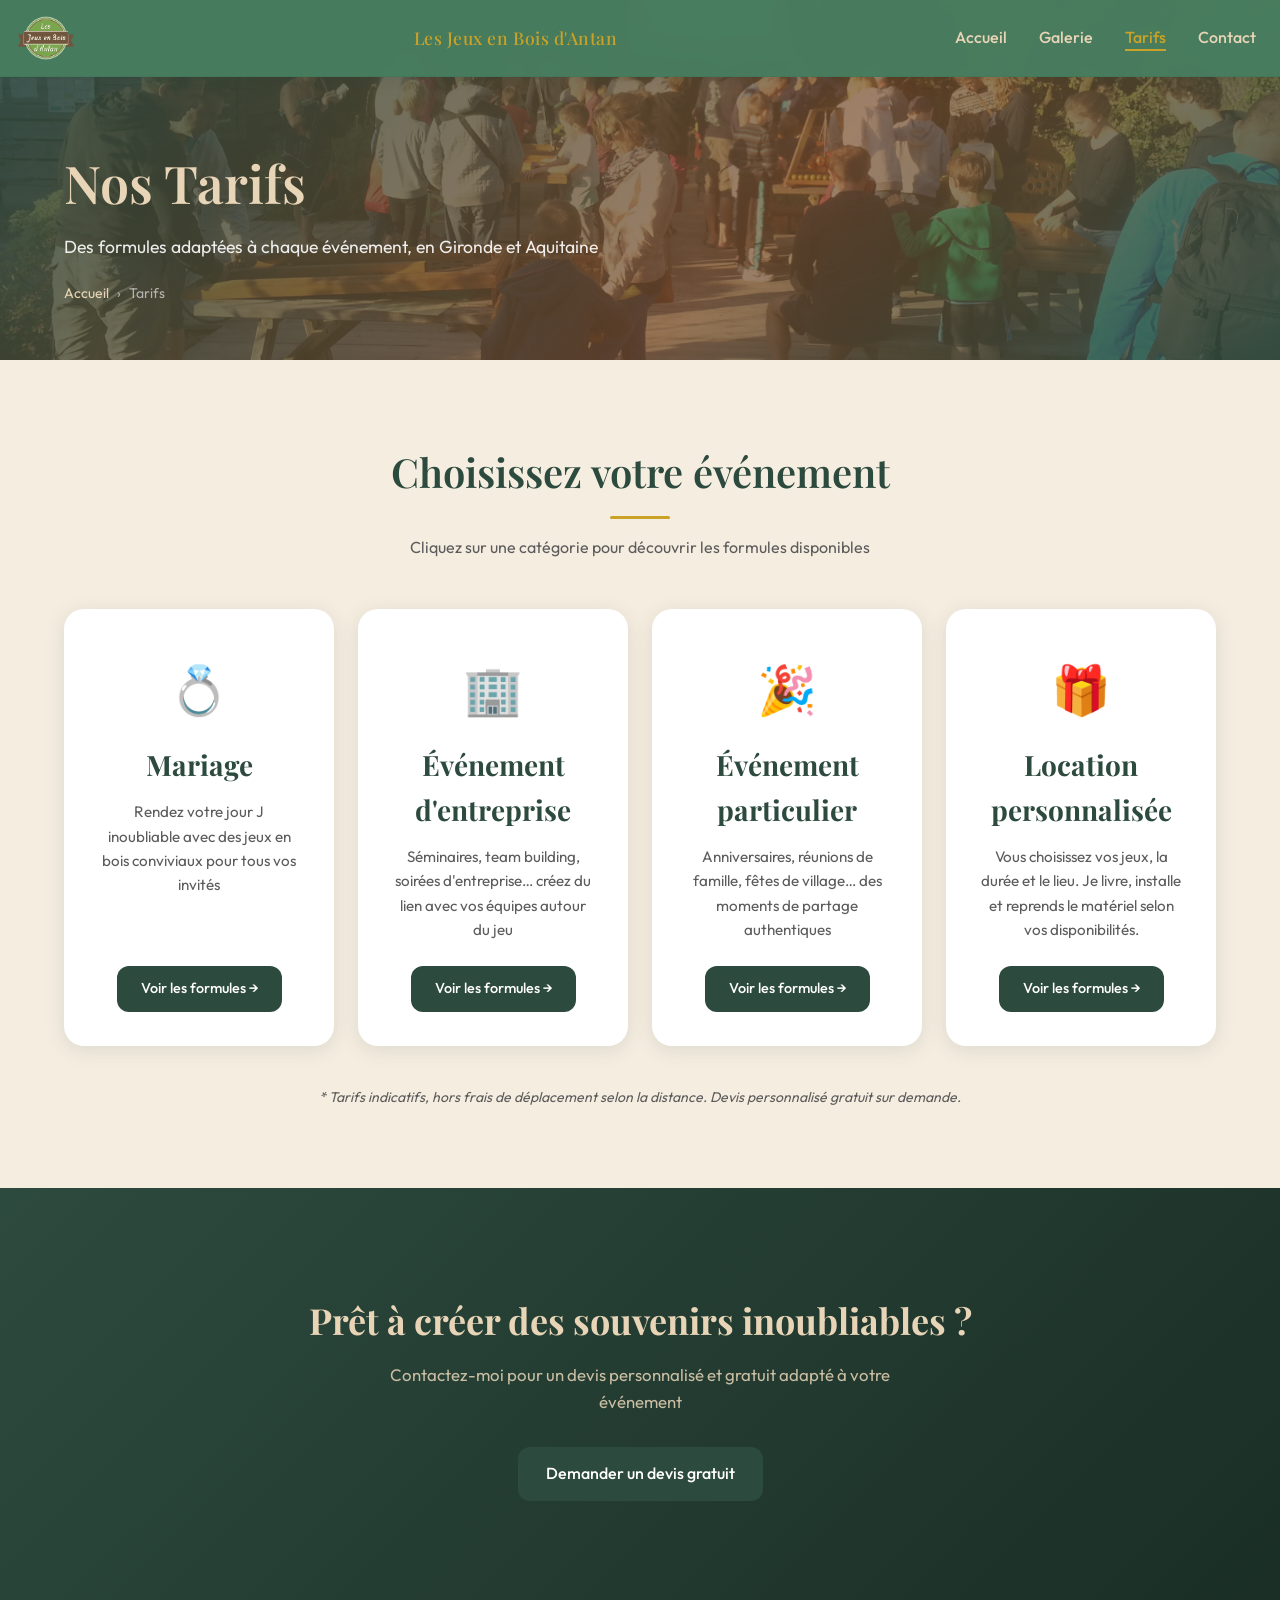
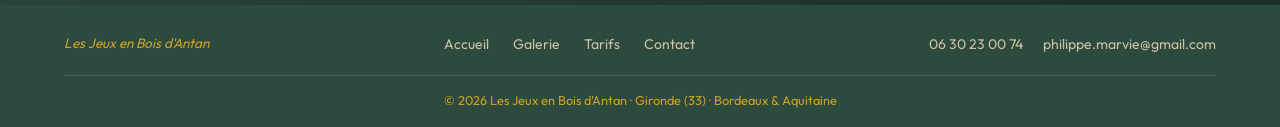
<file: prix.html>
<!DOCTYPE html>
<html lang="fr">
<head>
    <meta charset="UTF-8">
    <meta name="viewport" content="width=device-width, initial-scale=1.0">
    <title>Tarifs Animation Jeux en Bois | Mariage, Entreprise, Particulier | JEB Gironde</title>
    <meta name="description" content="Découvrez les formules et tarifs pour l'animation et la location de jeux en bois en Gironde. Mariage, événements d'entreprise, particuliers. Formule Standard et Premium. Devis gratuit — Philippe Marvié, Bordeaux et Aquitaine.">
    <meta name="keywords" content="tarif animation jeux en bois, prix location jeux bois mariage, devis jeux en bois gironde, animation jeux bois entreprise bordeaux, tarif jeux bois particulier">
    <meta name="robots" content="index, follow">
    <meta name="author" content="Philippe Marvié - JEB Les Jeux en Bois d'Antan">
    <meta name="theme-color" content="#2d4a3e">
    <link rel="canonical" href="https://jeuxdantan.fr/prix.html">
    <link rel="icon" href="/assets/logo.png" type="image/png">
    <link rel="stylesheet" href="css/style.css?v=5">
    <meta property="og:type" content="website">
    <meta property="og:url" content="https://jeuxdantan.fr/prix.html">
    <meta property="og:title" content="Tarifs Animation Jeux en Bois | JEB Gironde">
    <meta property="og:description" content="Formules Standard et Premium pour l'animation de jeux en bois. Mariage, entreprise, particulier en Gironde et Aquitaine.">
    <meta property="og:image" content="https://jeuxdantan.fr/assets/og-image.jpg">
    <meta property="og:locale" content="fr_FR">
    <script type="application/ld+json">
    {
      "@context": "https://schema.org",
      "@graph": [
        {
          "@type": "WebPage",
          "@id": "https://jeuxdantan.fr/prix.html",
          "name": "Tarifs Animation Jeux en Bois | Mariage, Entreprise, Particulier | JEB Gironde",
          "description": "Formules Standard et Premium pour l'animation de jeux en bois en Gironde. Mariage, événements d'entreprise, particuliers. Devis gratuit.",
          "url": "https://jeuxdantan.fr/prix.html",
          "isPartOf": {"@id": "https://jeuxdantan.fr/#entreprise"},
          "breadcrumb": {
            "@type": "BreadcrumbList",
            "itemListElement": [
              {"@type": "ListItem", "position": 1, "name": "Accueil", "item": "https://jeuxdantan.fr/"},
              {"@type": "ListItem", "position": 2, "name": "Tarifs", "item": "https://jeuxdantan.fr/prix.html"}
            ]
          }
        },
        {
          "@type": "Service",
          "@id": "https://jeuxdantan.fr/prix.html#service-mariage",
          "name": "Animation jeux en bois mariage Gironde",
          "description": "Animation et location de jeux en bois d'antan pour mariages en Gironde et Aquitaine. Formule Standard à partir de 350€.",
          "provider": {"@id": "https://jeuxdantan.fr/#entreprise"},
          "serviceType": "Animation jeux en bois mariage",
          "areaServed": [{"@type": "AdministrativeArea", "name": "Gironde"}, {"@type": "AdministrativeArea", "name": "Nouvelle-Aquitaine"}],
          "offers": [
            {"@type": "Offer", "name": "Formule Standard Mariage", "price": "350", "priceCurrency": "EUR", "description": "15 jeux en bois, livraison/installation/reprise, 4 heures, jusqu'à 80 participants"},
            {"@type": "Offer", "name": "Formule Premium Mariage", "price": "550", "priceCurrency": "EUR", "description": "25 jeux en bois, livraison/installation/reprise, animateur toute la journée, jusqu'à 150 participants"}
          ]
        },
        {
          "@type": "Service",
          "@id": "https://jeuxdantan.fr/prix.html#service-entreprise",
          "name": "Animation jeux en bois événement d'entreprise Gironde",
          "description": "Animation jeux en bois pour séminaires, team building et événements d'entreprise en Gironde. Formule Standard à partir de 280€.",
          "provider": {"@id": "https://jeuxdantan.fr/#entreprise"},
          "serviceType": "Animation jeux en bois entreprise",
          "areaServed": [{"@type": "AdministrativeArea", "name": "Gironde"}, {"@type": "AdministrativeArea", "name": "Nouvelle-Aquitaine"}],
          "offers": [
            {"@type": "Offer", "name": "Formule Standard Entreprise", "price": "280", "priceCurrency": "EUR", "description": "12 jeux en bois, livraison/installation/reprise, demi-journée (4h), jusqu'à 60 participants"},
            {"@type": "Offer", "name": "Formule Premium Entreprise", "price": "480", "priceCurrency": "EUR", "description": "20 jeux en bois, livraison/installation/reprise, animateur dédié journée, jusqu'à 120 participants"}
          ]
        },
        {
          "@type": "Service",
          "@id": "https://jeuxdantan.fr/prix.html#service-particulier",
          "name": "Animation jeux en bois événement particulier Gironde",
          "description": "Animation jeux en bois pour anniversaires, réunions de famille et fêtes de village en Gironde. Formule Standard à partir de 220€.",
          "provider": {"@id": "https://jeuxdantan.fr/#entreprise"},
          "serviceType": "Animation jeux en bois particulier",
          "areaServed": [{"@type": "AdministrativeArea", "name": "Gironde"}, {"@type": "AdministrativeArea", "name": "Nouvelle-Aquitaine"}],
          "offers": [
            {"@type": "Offer", "name": "Formule Standard Particulier", "price": "220", "priceCurrency": "EUR", "description": "10 jeux en bois, livraison/installation/reprise, 3 heures, jusqu'à 40 participants"},
            {"@type": "Offer", "name": "Formule Premium Particulier", "price": "380", "priceCurrency": "EUR", "description": "18 jeux en bois, livraison/installation/reprise, animateur présent (5h), jusqu'à 80 participants"}
          ]
        }
      ]
    }
    </script>
    <link rel="preconnect" href="https://fonts.googleapis.com">
    <link rel="preconnect" href="https://fonts.gstatic.com" crossorigin>
    <link href="https://fonts.googleapis.com/css2?family=Outfit:wght@300;400;500;600;700&family=Playfair+Display:wght@500;600&display=swap" rel="stylesheet">
</head>
<body>
    <header class="header">
        <div class="header-inner">
            <a href="index.html" class="logo">
                <img src="assets/logo.png" alt="JEB - Les Jeux en Bois d'Antan" onerror="this.style.display='none'; this.nextElementSibling.style.display='block';">
                <span class="logo-text">JEB</span>
            </a>
            <span class="header-title">Les Jeux en Bois d'Antan</span>
            <nav class="nav" aria-label="Navigation principale">
                <button class="nav-toggle" aria-expanded="false" aria-controls="nav-menu">
                    <span></span><span></span><span></span>
                </button>
                <ul id="nav-menu" class="nav-menu">
                    <li><a href="index.html">Accueil</a></li>
                    <li><a href="galerie.html">Galerie</a></li>
                    <li><a href="prix.html" class="nav-active">Tarifs</a></li>
                    <li><a href="contact.html">Contact</a></li>
                </ul>
            </nav>
        </div>
    </header>

    <main>
        <section class="page-hero">
            <div class="page-hero-bg" style="background-image: url('images/20160713_203846.jpg');"></div>
            <div class="container page-hero-content">
                <h1 class="page-hero-title">Nos Tarifs</h1>
                <p class="page-hero-desc">Des formules adaptées à chaque événement, en Gironde et Aquitaine</p>
                <nav aria-label="Fil d'Ariane" class="breadcrumb">
                    <a href="index.html">Accueil</a>
                    <span>›</span>
                    <span>Tarifs</span>
                </nav>
            </div>
        </section>

        <section class="section">
            <div class="container">
                <h2 class="section-title">Choisissez votre événement</h2>
                <p class="section-desc">Cliquez sur une catégorie pour découvrir les formules disponibles</p>

                <div class="pricing-arena" id="pricing-arena">

                    <!-- Mariage -->
                    <div class="pricing-cat-card" data-category="mariage">
                        <div class="pricing-cat-header">
                            <div class="pricing-cat-icon">💍</div>
                            <h3 class="pricing-cat-title">Mariage</h3>
                            <p class="pricing-cat-desc">Rendez votre jour J inoubliable avec des jeux en bois conviviaux pour tous vos invités</p>
                            <span class="pricing-see-btn">Voir les formules →</span>
                        </div>
                        <div class="pricing-formulas">
                            <div class="pricing-formula standard">
                                <div class="formula-badge">Le plus choisi</div>
                                <h4>Formule Standard</h4>
                                <ul class="formula-details">
                                    <li><span class="formula-icon">🎲</span> 15 jeux en bois</li>
                                    <li><span class="formula-icon">🚐</span> Livraison, installation et reprise</li>
                                    <li><span class="formula-icon">⏱</span> Durée : 4 heures</li>
                                    <li><span class="formula-icon">👥</span> Jusqu'à 80 participants</li>
                                </ul>
                                <div class="formula-price">350 <span>€</span></div>
                                <a href="contact.html" class="btn btn-primary">Demander un devis</a>
                            </div>
                            <div class="pricing-formula premium">
                                <h4>Formule Premium</h4>
                                <ul class="formula-details">
                                    <li><span class="formula-icon">🎲</span> 25 jeux en bois</li>
                                    <li><span class="formula-icon">🚐</span> Livraison, installation et reprise</li>
                                    <li><span class="formula-icon">🎯</span> Animateur toute la journée</li>
                                    <li><span class="formula-icon">👥</span> Jusqu'à 150 participants</li>
                                </ul>
                                <div class="formula-price">550 <span>€</span></div>
                                <a href="contact.html" class="btn btn-primary">Demander un devis</a>
                            </div>
                        </div>
                        <button class="pricing-back-btn" onclick="resetPricing()">← Retour aux catégories</button>
                    </div>

                    <!-- Entreprise -->
                    <div class="pricing-cat-card" data-category="entreprise">
                        <div class="pricing-cat-header">
                            <div class="pricing-cat-icon">🏢</div>
                            <h3 class="pricing-cat-title">Événement d'entreprise</h3>
                            <p class="pricing-cat-desc">Séminaires, team building, soirées d'entreprise… créez du lien avec vos équipes autour du jeu</p>
                            <span class="pricing-see-btn">Voir les formules →</span>
                        </div>
                        <div class="pricing-formulas">
                            <div class="pricing-formula standard">
                                <div class="formula-badge">Le plus choisi</div>
                                <h4>Formule Standard</h4>
                                <ul class="formula-details">
                                    <li><span class="formula-icon">🎲</span> 12 jeux en bois</li>
                                    <li><span class="formula-icon">🚐</span> Livraison, installation et reprise</li>
                                    <li><span class="formula-icon">⏱</span> Durée : demi-journée (4h)</li>
                                    <li><span class="formula-icon">👥</span> Jusqu'à 60 participants</li>
                                </ul>
                                <div class="formula-price">280 <span>€</span></div>
                                <a href="contact.html" class="btn btn-primary">Demander un devis</a>
                            </div>
                            <div class="pricing-formula premium">
                                <h4>Formule Premium</h4>
                                <ul class="formula-details">
                                    <li><span class="formula-icon">🎲</span> 20 jeux en bois</li>
                                    <li><span class="formula-icon">🚐</span> Livraison, installation et reprise</li>
                                    <li><span class="formula-icon">🎯</span> Animateur dédié (journée)</li>
                                    <li><span class="formula-icon">👥</span> Jusqu'à 120 participants</li>
                                </ul>
                                <div class="formula-price">480 <span>€</span></div>
                                <a href="contact.html" class="btn btn-primary">Demander un devis</a>
                            </div>
                        </div>
                        <button class="pricing-back-btn" onclick="resetPricing()">← Retour aux catégories</button>
                    </div>

                    <!-- Particulier -->
                    <div class="pricing-cat-card" data-category="particulier">
                        <div class="pricing-cat-header">
                            <div class="pricing-cat-icon">🎉</div>
                            <h3 class="pricing-cat-title">Événement particulier</h3>
                            <p class="pricing-cat-desc">Anniversaires, réunions de famille, fêtes de village… des moments de partage authentiques</p>
                            <span class="pricing-see-btn">Voir les formules →</span>
                        </div>
                        <div class="pricing-formulas">
                            <div class="pricing-formula standard">
                                <div class="formula-badge">Le plus choisi</div>
                                <h4>Formule Standard</h4>
                                <ul class="formula-details">
                                    <li><span class="formula-icon">🎲</span> 10 jeux en bois</li>
                                    <li><span class="formula-icon">🚐</span> Livraison, installation et reprise</li>
                                    <li><span class="formula-icon">⏱</span> Durée : 3 heures</li>
                                    <li><span class="formula-icon">👥</span> Jusqu'à 40 participants</li>
                                </ul>
                                <div class="formula-price">220 <span>€</span></div>
                                <a href="contact.html" class="btn btn-primary">Demander un devis</a>
                            </div>
                            <div class="pricing-formula premium">
                                <h4>Formule Premium</h4>
                                <ul class="formula-details">
                                    <li><span class="formula-icon">🎲</span> 18 jeux en bois</li>
                                    <li><span class="formula-icon">🚐</span> Livraison, installation et reprise</li>
                                    <li><span class="formula-icon">🎯</span> Animateur présent (5h)</li>
                                    <li><span class="formula-icon">👥</span> Jusqu'à 80 participants</li>
                                </ul>
                                <div class="formula-price">380 <span>€</span></div>
                                <a href="contact.html" class="btn btn-primary">Demander un devis</a>
                            </div>
                        </div>
                        <button class="pricing-back-btn" onclick="resetPricing()">← Retour aux catégories</button>
                    </div>

                    <!-- Location personnalisée -->
                    <div class="pricing-cat-card" data-category="location">
                        <div class="pricing-cat-header">
                            <div class="pricing-cat-icon">🎁</div>
                            <h3 class="pricing-cat-title">Location personnalisée</h3>
                            <p class="pricing-cat-desc">Vous choisissez vos jeux, la durée et le lieu. Je livre, installe et reprends le matériel selon vos disponibilités.</p>
                            <span class="pricing-see-btn">Voir les formules →</span>
                        </div>
                        <div class="pricing-formulas">
                            <div class="pricing-formula standard">
                                <div class="formula-badge">Le plus choisi</div>
                                <h4>Formule Standard</h4>
                                <ul class="formula-details">
                                    <li><span class="formula-icon">🎲</span> 8 jeux en bois au choix</li>
                                    <li><span class="formula-icon">🚐</span> Livraison, installation et reprise</li>
                                    <li><span class="formula-icon">⏱</span> Durée : jusqu'à 4 heures</li>
                                    <li><span class="formula-icon">📍</span> Lieu de votre choix</li>
                                </ul>
                                <div class="formula-price">120 <span>€</span></div>
                                <a href="contact.html" class="btn btn-primary">Demander un devis</a>
                            </div>
                            <div class="pricing-formula premium">
                                <h4>Formule Premium</h4>
                                <ul class="formula-details">
                                    <li><span class="formula-icon">🎲</span> 15 jeux en bois au choix</li>
                                    <li><span class="formula-icon">🚐</span> Livraison, installation et reprise</li>
                                    <li><span class="formula-icon">⏱</span> Durée : jusqu'à 8 heures</li>
                                    <li><span class="formula-icon">📍</span> Lieu de votre choix</li>
                                </ul>
                                <div class="formula-price">220 <span>€</span></div>
                                <a href="contact.html" class="btn btn-primary">Demander un devis</a>
                            </div>
                        </div>
                        <button class="pricing-back-btn" onclick="resetPricing()">← Retour aux catégories</button>
                    </div>

                </div>

                <p class="pricing-note">* Tarifs indicatifs, hors frais de déplacement selon la distance. Devis personnalisé gratuit sur demande.</p>
            </div>
        </section>

        <section class="visually-hidden" aria-hidden="true">
            <div>
                <h2>Zone d'intervention animation jeux en bois</h2>
                <p>Jeux en bois disponibles pour vos événements dans toute la Gironde et l'Aquitaine</p>
                <h3>Gironde (33)</h3>
                <p>Animation et location de jeux en bois à Bordeaux, Mérignac, Pessac, Libourne, Arcachon, Langon, Blaye, Lesparre-Médoc, Talence, Cenon, Floirac, Le Bouscat, Gradignan, Villenave-d'Ornon, Ambarès-et-Lagrave et toutes les communes du département 33.</p>
                <h3>Aquitaine / Nouvelle-Aquitaine</h3>
                <p>Animation jeux en bois dans les Landes (40), Lot-et-Garonne (47), Dordogne (24), Pyrénées-Atlantiques (64) : Bayonne, Pau, Périgueux, Agen, Mont-de-Marsan, Dax. Philippe Marvié se déplace dans toute la Nouvelle-Aquitaine pour vos événements.</p>
            </div>
        </section>

        <section class="section cta-section">
            <div class="container cta-content">
                <h2>Prêt à créer des souvenirs inoubliables ?</h2>
                <p>Contactez-moi pour un devis personnalisé et gratuit adapté à votre événement</p>
                <a href="contact.html" class="btn btn-primary">Demander un devis gratuit</a>
            </div>
        </section>
    </main>

    <footer class="footer">
        <div class="container">
            <div class="footer-main">
                <div class="footer-brand">
                    <span class="footer-sub">Les Jeux en Bois d'Antan</span>
                </div>
                <nav class="footer-nav" aria-label="Navigation footer">
                    <a href="index.html">Accueil</a>
                    <a href="galerie.html">Galerie</a>
                    <a href="prix.html">Tarifs</a>
                    <a href="contact.html">Contact</a>
                </nav>
                <div class="footer-right">
                    <a href="tel:+33630230074">06 30 23 00 74</a>
                    <a href="mailto:philippe.marvie@gmail.com">philippe.marvie@gmail.com</a>
                </div>
            </div>
            <div class="footer-bottom">
                <p>&copy; 2026 Les Jeux en Bois d'Antan · Gironde (33) · Bordeaux &amp; Aquitaine</p>
            </div>
        </div>
    </footer>

    <script src="js/main.js"></script>
</body>
</html>
</file>
<file: css/style.css>
/* ===== Variables & Reset ===== */
:root {
  --color-primary: #2d4a3e;
  --color-primary-light: #3d6b5a;
  --color-accent: #c9a227;
  --color-accent-light: #e8d5b7;
  --color-wood: #7a4f2e;
  --color-wood-light: #b07d52;
  --color-wood-pale: #f0e0cc;
  --color-bg: #f5ede0;
  --color-bg-alt: #dfc5a0;
  --color-text: #2c2c2c;
  --color-text-muted: #5c5c5c;
  --font-main: 'Outfit', sans-serif;
  --font-display: 'Playfair Display', serif;
  --shadow-sm: 0 2px 8px rgba(45, 74, 62, 0.08);
  --shadow-md: 0 4px 20px rgba(45, 74, 62, 0.12);
  --shadow-lg: 0 8px 40px rgba(45, 74, 62, 0.15);
  --radius: 12px;
  --radius-lg: 20px;
  --transition: 0.3s ease;
}

*, *::before, *::after {
  box-sizing: border-box;
  margin: 0;
  padding: 0;
}

html {
  scroll-behavior: smooth;
}

body {
  font-family: var(--font-main);
  font-size: 1rem;
  line-height: 1.6;
  color: var(--color-text);
  background: var(--color-bg);
  overflow-x: hidden;
}

img {
  max-width: 100%;
  height: auto;
  display: block;
}

a {
  color: inherit;
  text-decoration: none;
  transition: color var(--transition), opacity var(--transition);
}

ul {
  list-style: none;
}

address {
  font-style: normal;
}

.visually-hidden {
  position: absolute;
  width: 1px;
  height: 1px;
  padding: 0;
  margin: -1px;
  overflow: hidden;
  clip: rect(0, 0, 0, 0);
  border: 0;
}

.container {
  width: 100%;
  max-width: 1200px;
  margin: 0 auto;
  padding: 0 1.5rem;
}

/* ===== Buttons ===== */
.btn {
  display: inline-flex;
  align-items: center;
  justify-content: center;
  padding: 0.875rem 1.75rem;
  font-family: var(--font-main);
  font-size: 1rem;
  font-weight: 500;
  border-radius: var(--radius);
  border: none;
  cursor: pointer;
  transition: all var(--transition);
}

.btn-primary {
  background: var(--color-primary);
  color: white;
}

.btn-primary:hover {
  background: var(--color-primary-light);
  transform: translateY(-2px);
  box-shadow: var(--shadow-md);
}

.btn-secondary {
  background: var(--color-primary);
  color: white;
}

.btn-secondary:hover {
  background: var(--color-primary);
  color: white;
}

/* ===== Header ===== */
.header {
  position: fixed;
  top: 0;
  left: 0;
  right: 0;
  z-index: 1000;
  background: rgba(72, 125, 95, 0.97);
  backdrop-filter: blur(12px);
  box-shadow: 0 2px 12px rgba(45, 74, 62, 0.12);
  border-bottom: 1px solid rgba(45, 74, 62, 0.1);
}

.header-inner {
  display: flex;
  align-items: center;
  justify-content: space-between;
  padding: 0.5rem 1.5rem 0.5rem 1rem;
}

.logo {
  display: flex;
  align-items: center;
  gap: 0.5rem;
}

.header-title {
  display: none;
}

.logo img {
  height: 60px;
  width: auto;
}

.logo .logo-text {
  display: none;
}

.logo-text {
  font-family: var(--font-display);
  font-size: 1.75rem;
  font-weight: 600;
  color: #4a2c0e;
}

/* Navigation */
.nav-toggle {
  display: none;
  flex-direction: column;
  gap: 5px;
  background: none;
  border: none;
  cursor: pointer;
  padding: 0.5rem;
}

.nav-toggle span {
  width: 24px;
  height: 2px;
  background: var(--color-primary);
  transition: var(--transition);
}

.nav-menu {
  display: flex;
  gap: 2rem;
}

.nav-menu a {
  font-weight: 500;
  color: var(--color-accent-light);
  position: relative;
}

.nav-menu a::after {
  content: '';
  position: absolute;
  bottom: -4px;
  left: 0;
  width: 0;
  height: 2px;
  background: var(--color-accent);
  transition: width var(--transition);
}

.nav-menu a:hover::after {
  width: 100%;
}


/* ===== Hero ===== */
.hero {
  position: relative;
  min-height: 100vh;
  display: flex;
  flex-direction: column;
  justify-content: center;
  align-items: center;
  text-align: center;
  padding: 8rem 1.5rem 4rem;
  overflow: hidden;
}

.hero-bg {
  position: absolute;
  inset: 0;
  background-size: cover;
  background-position: center;
  background-repeat: no-repeat;
  z-index: -1;
}

.hero-bg::after {
  content: '';
  position: absolute;
  inset: 0;
  background: linear-gradient(
    135deg,
    rgba(45, 74, 62, 0.88) 0%,
    rgba(122, 79, 46, 0.7) 60%,
    rgba(45, 74, 62, 0.82) 100%
  );
}

.hero-content {
  max-width: 750px;
  position: relative;
}

.hero-logo {
  height: 260px;
  width: auto;
  margin: 0 auto 1.5rem;
  display: block;
}

.hero-label {
  font-size: 0.9rem;
  font-weight: 500;
  letter-spacing: 0.12em;
  text-transform: uppercase;
  color: var(--color-accent-light);
  margin-bottom: 1rem;
}

.hero h1 {
  font-family: var(--font-display);
  font-size: clamp(2.5rem, 6vw, 4rem);
  font-weight: 600;
  color: var(--color-accent-light);
  margin-bottom: 0.75rem;
  letter-spacing: 0.02em;
}

.hero-tagline {
  font-size: 1.2rem;
  color: rgba(232, 213, 183, 0.95);
  margin-bottom: 1rem;
  font-weight: 500;
}

.hero-desc {
  color: rgba(255, 255, 255, 0.9);
  margin-bottom: 1.75rem;
  font-size: 1.05rem;
  max-width: 620px;
  margin-left: auto;
  margin-right: auto;
}

.hero-badges {
  display: flex;
  flex-wrap: wrap;
  gap: 0.5rem;
  justify-content: center;
  margin-bottom: 2rem;
}

.badge {
  background: rgb(207, 171, 54);
  border: 1px solid rgba(201, 162, 39, 0.6);
  color: rgb(43, 88, 49);
  padding: 0.35rem 0.9rem;
  border-radius: 50px;
  font-size: 0.875rem;
  font-weight: 500;
}

.hero-cta {
  display: flex;
  gap: 1rem;
  justify-content: center;
  flex-wrap: wrap;
}

.hero-cta .btn-primary {
  background: var(--color-primary);
  color: var(--color-accent-light);
  font-weight: 600;
}

.hero-cta .btn-primary:hover {
  background: var(--color-accent-light);
  color: var(--color-primary);
}

.hero-cta .btn-secondary {
  border-color: var(--color-accent-light);
  color: var(--color-accent-light);
}

.hero-cta .btn-secondary:hover {
  background: var(--color-accent-light);
  color: var(--color-primary);
}

.scroll-indicator {
  position: absolute;
  bottom: 2rem;
  left: 50%;
  transform: translateX(-50%);
  display: flex;
  flex-direction: column;
  align-items: center;
  gap: 0.5rem;
  color: rgba(255, 255, 255, 0.8);
  font-size: 0.875rem;
  animation: bounce 2s infinite;
}

.scroll-arrow {
  width: 24px;
  height: 24px;
  border-right: 2px solid currentColor;
  border-bottom: 2px solid currentColor;
  transform: rotate(45deg);
  margin-top: -4px;
}

@keyframes bounce {
  0%, 100% { transform: translateX(-50%) translateY(0); }
  50% { transform: translateX(-50%) translateY(8px); }
}

/* ===== Slogan Banner ===== */
.slogan-banner {
  background: #5a8f72;
  padding: 1.25rem 0;
  text-align: center;
}

.slogan-main {
  font-family: var(--font-display);
  font-size: clamp(1.25rem, 3vw, 1.75rem);
  color: #f0d878;
  letter-spacing: 0.08em;
  font-weight: 600;
}

/* ===== Quick Nav ===== */
.quick-nav {
  padding: 3rem 0;
  background: var(--color-bg);
  box-shadow: var(--shadow-sm);
}

.quick-nav-grid {
  display: grid;
  grid-template-columns: repeat(auto-fit, minmax(140px, 1fr));
  gap: 1rem;
}

.quick-nav-card {
  display: flex;
  flex-direction: column;
  align-items: center;
  gap: 0.75rem;
  padding: 1.5rem 1rem;
  background: var(--color-bg);
  border-radius: var(--radius);
  font-weight: 500;
  color: var(--color-text);
  transition: all var(--transition);
  border: 2px solid transparent;
}

.quick-nav-card:hover {
  background: var(--color-primary);
  color: white;
  transform: translateY(-4px);
  box-shadow: var(--shadow-md);
}

.quick-nav-icon {
  font-size: 2rem;
}

/* ===== Sections ===== */
.section {
  padding: 5rem 0;
}

.section-alt {
  background: var(--color-bg-alt);
}

.section-title {
  font-family: var(--font-display);
  font-size: clamp(1.75rem, 4vw, 2.5rem);
  font-weight: 600;
  color: var(--color-primary);
  text-align: center;
  margin-bottom: 1rem;
}

.section-title::after {
  content: '';
  display: block;
  width: 60px;
  height: 3px;
  background: var(--color-accent);
  margin: 0.75rem auto 0;
  border-radius: 2px;
}

.section-desc {
  text-align: center;
  color: var(--color-text-muted);
  margin-bottom: 2.5rem;
  max-width: 620px;
  margin-left: auto;
  margin-right: auto;
}

/* ===== Services ===== */
.services-grid {
  display: grid;
  grid-template-columns: repeat(auto-fit, minmax(min(300px, 100%), 1fr));
  gap: 2rem;
  margin-bottom: 3rem;
}

.service-card {
  background: white;
  border-radius: var(--radius-lg);
  overflow: hidden;
  box-shadow: var(--shadow-sm);
  transition: all var(--transition);
}

.service-card:hover {
  transform: translateY(-8px);
  box-shadow: var(--shadow-lg);
}

.service-image {
  aspect-ratio: 3/2;
  overflow: hidden;
}

.service-image img {
  width: 100%;
  height: 100%;
  object-fit: cover;
  transition: transform var(--transition);
}

.service-card:hover .service-image img {
  transform: scale(1.05);
}

.service-content {
  padding: 1.5rem;
}

.service-content h3 {
  font-size: 1.25rem;
  color: var(--color-primary);
  margin-bottom: 0.5rem;
}

.service-content p {
  color: var(--color-text-muted);
  font-size: 0.95rem;
}

/* Zone géographique */
.geo-block {
  display: flex;
  align-items: center;
  gap: 1rem;
  background: white;
  border-left: 4px solid var(--color-wood-light);
  padding: 1.25rem 1.5rem;
  border-radius: 0 var(--radius) var(--radius) 0;
  max-width: 700px;
  margin: 0 auto;
  box-shadow: var(--shadow-sm);
}

.geo-icon {
  font-size: 1.75rem;
  flex-shrink: 0;
}

.geo-block p {
  color: var(--color-text-muted);
  font-size: 0.975rem;
}

/* ===== Slogan Strip ===== */
.slogan-strip {
  padding: 3rem 0;
  text-align: center;
}

.wood-bg {
  background:
    linear-gradient(rgba(122, 79, 46, 0.85), rgba(90, 55, 25, 0.9)),
    url('../images/20140708_212617.jpg') center/cover;
}

.slogan-quote {
  font-family: var(--font-display);
  font-size: clamp(1.5rem, 3.5vw, 2.25rem);
  color: var(--color-accent-light);
  font-weight: 500;
  font-style: italic;
  max-width: 700px;
  margin: 0 auto;
}

/* ===== Animateur ===== */
.animateur-grid {
  display: grid;
  grid-template-columns: 1.3fr 1.4fr;
  gap: 3.5rem;
  align-items: start;
  margin-bottom: 3rem;
}

.animateur-image {
  border-radius: var(--radius-lg);
  overflow: hidden;
  box-shadow: var(--shadow-md);
  border: 4px solid var(--color-wood-light);
  background: var(--color-wood);
  padding: 0.75rem;
  display: flex;
  flex-direction: column;
  gap: 0.6rem;
  height: auto;
  aspect-ratio: 4/5;
  box-sizing: border-box;
}

.animateur-image > img {
  width: 100%;
  flex: 1;
  min-height: 0;
  object-fit: cover;
  object-position: center top;
  display: block;
  border-radius: calc(var(--radius-lg) - 6px);
  transform: scale(1.15);
  transform-origin: center top;
}

.animateur-content h3 {
  font-family: var(--font-display);
  font-size: 1.75rem;
  color: var(--color-wood);
  margin-bottom: 1.25rem;
}

.animateur-content p {
  margin-bottom: 1rem;
  color: var(--color-text-muted);
  line-height: 1.75;
}

.animateur-points {
  margin-top: 1.5rem;
}

.animateur-points li {
  position: relative;
  padding-left: 1.75rem;
  margin-bottom: 0.6rem;
  color: var(--color-text);
  font-weight: 500;
}

.animateur-points li::before {
  content: '✓';
  position: absolute;
  left: 0;
  color: var(--color-accent);
  font-weight: bold;
}

/* Slogans row */
.slogans-row {
  display: flex;
  flex-wrap: wrap;
  gap: 0.75rem;
  justify-content: center;
  margin-top: 2rem;
}

.slogan-pill {
  background: var(--color-wood-pale);
  color: var(--color-wood);
  border: 1px solid rgba(176, 125, 82, 0.3);
  padding: 0.5rem 1.25rem;
  border-radius: 50px;
  font-size: 0.9rem;
  font-style: italic;
  font-weight: 500;
}

/* ===== Location ===== */
.location-intro {
  text-align: center;
  margin-bottom: 2rem;
  color: var(--color-text-muted);
  max-width: 700px;
  margin-left: auto;
  margin-right: auto;
}

.location-grid {
  display: grid;
  grid-template-columns: repeat(4, 1fr);
  gap: 1.5rem;
  margin-bottom: 2.5rem;
  max-width: 1200px;
  margin-left: auto;
  margin-right: auto;
}

.location-card {
  background: white;
  padding: 2rem 1.5rem;
  border-radius: var(--radius);
  box-shadow: var(--shadow-sm);
  transition: all var(--transition);
  text-align: center;
  border-top: 3px solid var(--color-accent);
}

.location-card:hover {
  box-shadow: var(--shadow-md);
  transform: translateY(-4px);
}

.location-card-icon {
  font-size: 2rem;
  margin-bottom: 0.75rem;
}

.location-card h4 {
  color: var(--color-primary);
  margin-bottom: 0.75rem;
  font-size: 1.15rem;
  font-family: var(--font-display);
}

.location-card p {
  color: var(--color-text-muted);
  font-size: 0.95rem;
}

.location-card .location-card-price {
  display: inline-block;
  margin-top: 1rem;
  padding: 0.35rem 0.9rem;
  background: var(--color-accent);
  color: white;
  font-weight: 800;
  font-size: 1rem;
  border-radius: 2rem;
  white-space: nowrap;
}

.location-cta {
  text-align: center;
  margin-top: 1.5rem;
}

/* ===== Gallery ===== */
.gallery-grid {
  display: grid;
  grid-template-columns: repeat(auto-fill, minmax(260px, 1fr));
  gap: 0.75rem;
}

.gallery-item {
  aspect-ratio: 4/3;
  border-radius: var(--radius);
  overflow: hidden;
  box-shadow: var(--shadow-sm);
  transition: transform var(--transition), box-shadow var(--transition);
  position: relative;
  z-index: 0;
}

.gallery-item:hover {
  transform: translateY(-8px) scale(1.02);
  box-shadow: 0 16px 40px rgba(45, 74, 62, 0.2);
  z-index: 2;
}

.gallery-item img {
  width: 100%;
  height: 100%;
  object-fit: cover;
  transition: transform var(--transition);
}

.gallery-item:hover img {
  transform: scale(1.08);
}

/* ===== Gallery lightbox ===== */
.gallery-lightbox {
  position: fixed;
  inset: 0;
  z-index: 9999;
  display: flex;
  align-items: center;
  justify-content: center;
  gap: 1rem;
  padding: 1.5rem;
  opacity: 0;
  visibility: hidden;
  transition: opacity 0.3s ease, visibility 0.3s ease;
}

.gallery-lightbox.active {
  opacity: 1;
  visibility: visible;
}

.lightbox-backdrop {
  position: absolute;
  inset: 0;
  background: rgba(0, 0, 0, 0.92);
  cursor: pointer;
}

.lightbox-img-wrap {
  position: relative;
  z-index: 1;
  max-width: 85vw;
  max-height: 88vh;
  border-radius: var(--radius);
  overflow: hidden;
  box-shadow: 0 20px 60px rgba(0, 0, 0, 0.5);
}

.lightbox-img {
  display: block;
  max-width: 85vw;
  max-height: 88vh;
  object-fit: contain;
  opacity: 0;
  transition: opacity 0.25s ease;
}

.lightbox-img.loaded {
  opacity: 1;
}

.lightbox-prev,
.lightbox-next {
  position: relative;
  z-index: 2;
  width: 52px;
  height: 52px;
  flex-shrink: 0;
  background: rgba(255, 255, 255, 0.15);
  color: white;
  border: 2px solid rgba(255, 255, 255, 0.3);
  border-radius: 50%;
  font-size: 2rem;
  line-height: 1;
  cursor: pointer;
  display: flex;
  align-items: center;
  justify-content: center;
  transition: background 0.2s, border-color 0.2s;
}

.lightbox-prev:hover,
.lightbox-next:hover {
  background: var(--color-primary);
  border-color: var(--color-primary);
}

.lightbox-close {
  position: fixed;
  top: 1.25rem;
  right: 1.25rem;
  z-index: 3;
  width: 48px;
  height: 48px;
  background: rgba(0, 0, 0, 0.6);
  color: white;
  border: none;
  border-radius: 50%;
  font-size: 1.75rem;
  line-height: 1;
  cursor: pointer;
  display: flex;
  align-items: center;
  justify-content: center;
  transition: background 0.2s;
}

.lightbox-close:hover {
  background: var(--color-primary);
}

.lightbox-counter {
  position: fixed;
  bottom: 1.25rem;
  left: 50%;
  transform: translateX(-50%);
  z-index: 3;
  color: rgba(255, 255, 255, 0.85);
  font-size: 0.875rem;
  background: rgba(0, 0, 0, 0.5);
  padding: 0.3rem 1rem;
  border-radius: 50px;
}

/* ===== Videos ===== */
.videos-grid {
  display: grid;
  grid-template-columns: repeat(auto-fit, minmax(400px, 1fr));
  gap: 2rem;
  max-width: 800px;
  margin: 0 auto;
}

.video-wrapper {
  border-radius: var(--radius-lg);
  overflow: hidden;
  box-shadow: var(--shadow-md);
}

.video-placeholder {
  position: relative;
  aspect-ratio: 16/9;
  overflow: hidden;
  cursor: pointer;
}

.video-placeholder img {
  width: 100%;
  height: 100%;
  object-fit: cover;
}

.video-overlay {
  position: absolute;
  inset: 0;
  background: rgba(45, 74, 62, 0.55);
  display: flex;
  flex-direction: column;
  align-items: center;
  justify-content: center;
  gap: 1rem;
  transition: background var(--transition);
}

.video-placeholder:hover .video-overlay {
  background: rgba(45, 74, 62, 0.75);
}

.play-icon {
  width: 80px;
  height: 80px;
  background: var(--color-accent);
  border-radius: 50%;
  display: flex;
  align-items: center;
  justify-content: center;
  font-size: 1.75rem;
  color: var(--color-primary);
  padding-left: 6px;
  transition: transform var(--transition);
  box-shadow: 0 4px 20px rgba(0,0,0,0.3);
}

.video-placeholder:hover .play-icon {
  transform: scale(1.1);
}

.video-overlay p {
  color: white;
  font-weight: 600;
  font-size: 1.1rem;
  text-align: center;
  padding: 0 1.5rem;
  text-shadow: 0 1px 3px rgba(0,0,0,0.5);
}

.video-caption {
  margin-top: 0.75rem;
  color: var(--color-text-muted);
  font-size: 0.95rem;
  padding: 0 0.5rem 0.5rem;
}

/* Popup vidéo */
.video-popup {
  position: fixed;
  inset: 0;
  z-index: 9999;
  display: flex;
  align-items: center;
  justify-content: center;
  padding: 2rem;
  opacity: 0;
  visibility: hidden;
  transition: opacity 0.3s ease, visibility 0.3s ease;
}

.video-popup.active {
  opacity: 1;
  visibility: visible;
}

.video-popup-backdrop {
  position: absolute;
  inset: 0;
  background: rgba(0, 0, 0, 0.88);
  cursor: pointer;
}

.video-popup-content {
  position: relative;
  width: 100%;
  max-width: 900px;
  background: #000;
  border-radius: var(--radius-lg);
  overflow: hidden;
  box-shadow: 0 25px 80px rgba(0, 0, 0, 0.5);
  transform: scale(0.9);
  transition: transform 0.3s ease;
}

.video-popup.active .video-popup-content {
  transform: scale(1);
}

.video-popup-close {
  position: absolute;
  top: 1rem;
  right: 1rem;
  width: 44px;
  height: 44px;
  background: rgba(0, 0, 0, 0.6);
  color: white;
  border: none;
  border-radius: 50%;
  font-size: 1.75rem;
  line-height: 1;
  cursor: pointer;
  z-index: 10;
  transition: background 0.2s ease;
}

.video-popup-close:hover {
  background: var(--color-primary);
}

.video-popup-media {
  aspect-ratio: 16/9;
  background: #000;
}

.video-popup-media img,
.video-popup-media video,
.video-popup-media iframe {
  width: 100%;
  height: 100%;
  object-fit: contain;
}

.video-popup-title {
  padding: 0.75rem 1.5rem;
  font-weight: 500;
  color: white;
  background: #111;
}

/* ===== Contact ===== */
.contact-section {
  background: linear-gradient(180deg, var(--color-bg-alt) 0%, white 100%);
}

.contact-layout {
  display: grid;
  grid-template-columns: 1fr 1.6fr;
  gap: 4rem;
  align-items: start;
  max-width: 1000px;
  margin: 0 auto;
}

.contact-info h3 {
  font-family: var(--font-display);
  font-size: 1.4rem;
  color: var(--color-primary);
  margin-bottom: 1.5rem;
}

.contact-details {
  display: flex;
  flex-direction: column;
  gap: 1rem;
  margin-bottom: 2rem;
}

.contact-details li {
  display: flex;
  align-items: flex-start;
  gap: 0.75rem;
  color: var(--color-text-muted);
}

.contact-icon {
  font-size: 1.2rem;
  flex-shrink: 0;
  margin-top: 0.1rem;
}

.contact-details a {
  color: var(--color-primary);
  font-weight: 500;
}

.contact-details a:hover {
  color: var(--color-wood);
}

.contact-slogan {
  background: var(--color-wood-pale);
  border-left: 3px solid var(--color-wood-light);
  padding: 1rem 1.25rem;
  border-radius: 0 var(--radius) var(--radius) 0;
}

.contact-slogan p {
  font-style: italic;
  color: var(--color-wood);
  font-size: 0.95rem;
}

.contact-form {
  display: flex;
  flex-direction: column;
  gap: 1.25rem;
}

.form-group {
  display: flex;
  flex-direction: column;
  gap: 0.5rem;
}

.form-group label {
  font-weight: 500;
  color: var(--color-text);
}

.form-group input,
.form-group textarea {
  padding: 0.875rem 1rem;
  font-family: var(--font-main);
  font-size: 1rem;
  border: 2px solid #e0dcd5;
  border-radius: var(--radius);
  background: white;
  transition: border-color var(--transition);
}

.form-group input:focus,
.form-group textarea:focus {
  outline: none;
  border-color: var(--color-primary);
}

.form-group textarea {
  resize: vertical;
  min-height: 130px;
}

.btn-submit {
  align-self: flex-start;
  padding: 1rem 2rem;
  font-weight: 600;
}

.form-alert {
  padding: 1rem;
  border-radius: var(--radius);
  margin-bottom: 0.5rem;
}

.form-alert-success {
  background: #d4edda;
  color: #155724;
}

.form-alert-error {
  background: #f8d7da;
  color: #721c24;
}

/* ===== Footer ===== */
.footer {
  background: var(--color-primary);
  color: var(--color-accent-light);
  padding: 1.75rem 0 1rem;
}

.footer-main {
  display: flex;
  align-items: center;
  justify-content: space-between;
  gap: 2rem;
  padding-bottom: 1.25rem;
  border-bottom: 1px solid rgba(255, 255, 255, 0.15);
  flex-wrap: wrap;
}

.footer-brand {
  display: flex;
  align-items: baseline;
  gap: 0.75rem;
  flex-shrink: 0;
}

.footer-brand .logo-text {
  font-family: var(--font-display);
  font-size: 1.5rem;
  font-weight: 600;
  color: var(--color-accent);
}

.footer-sub {
  font-size: 0.85rem;
  font-style: italic;
  color: var(--color-accent);
}

.footer-nav {
  display: flex;
  gap: 1.5rem;
  flex-wrap: wrap;
  justify-content: center;
}

.footer-nav a {
  font-size: 0.875rem;
  opacity: 0.85;
  transition: opacity var(--transition), color var(--transition);
}

.footer-nav a:hover {
  opacity: 1;
  color: var(--color-accent);
}

.footer-right {
  display: flex;
  align-items: center;
  gap: 1.25rem;
  flex-wrap: wrap;
  justify-content: flex-end;
}

.footer-right a {
  font-size: 0.875rem;
  opacity: 0.85;
  transition: opacity var(--transition), color var(--transition);
}

.footer-right a:hover {
  opacity: 1;
  color: var(--color-accent);
}

.social-links {
  display: flex;
  gap: 0.5rem;
}

.social-links a {
  width: 34px;
  height: 34px;
  display: flex;
  align-items: center;
  justify-content: center;
  background: rgba(255, 255, 255, 0.1);
  border-radius: 50%;
  transition: all var(--transition);
}

.social-links a:hover {
  background: var(--color-accent);
  color: var(--color-primary);
}

.social-links svg {
  width: 16px;
  height: 16px;
}

.footer-bottom {
  padding-top: 0.875rem;
  text-align: center;
}

.footer-bottom p {
  font-size: 0.8rem;
  color: var(--color-accent);
}

/* ===== Responsive ===== */
@media (max-width: 1000px) {
  .contact-layout {
    grid-template-columns: 1fr;
    gap: 2.5rem;
  }
}

@media (max-width: 900px) {
  .animateur-grid {
    grid-template-columns: 1fr;
  }

  .animateur-image {
    height: auto;
    aspect-ratio: unset;
  }

  .animateur-image > img {
    width: 100%;
    flex: none;
    aspect-ratio: 4/3;
    transform: none;
  }

  .footer-main {
    flex-direction: column;
    align-items: center;
    text-align: center;
  }

  .footer-brand {
    flex-direction: column;
    align-items: center;
    gap: 0.25rem;
  }

  .footer-right {
    justify-content: center;
  }

  .social-links {
    justify-content: center;
  }
}

@media (max-width: 768px) {
  .nav-toggle {
    display: flex;
  }

  .nav-menu {
    position: fixed;
    top: 0;
    right: -100%;
    width: 80%;
    max-width: 320px;
    height: 100vh;
    background: #e8f2ed;
    flex-direction: column;
    padding: 5rem 2rem 2rem;
    box-shadow: -4px 0 20px rgba(0, 0, 0, 0.1);
    transition: right var(--transition);
    gap: 0;
    overflow-y: auto;
  }

  .nav-menu.active {
    right: 0;
  }

  .nav-menu li {
    padding: 0.75rem 0;
    border-bottom: 1px solid #eee;
  }

  .nav-toggle[aria-expanded="true"] span:nth-child(1) {
    transform: rotate(45deg) translate(5px, 5px);
  }

  .nav-toggle[aria-expanded="true"] span:nth-child(2) {
    opacity: 0;
  }

  .nav-toggle[aria-expanded="true"] span:nth-child(3) {
    transform: rotate(-45deg) translate(5px, -5px);
  }


  .videos-grid {
    grid-template-columns: 1fr;
  }

  .hero-cta {
    flex-direction: column;
  }

  .hero-cta .btn {
    width: 100%;
  }

  .slogans-row {
    flex-direction: column;
    align-items: center;
  }
}



@media (max-width: 480px) {
  .quick-nav-grid {
    grid-template-columns: repeat(2, 1fr);
  }

  .section {
    padding: 3rem 0;
  }

  .geo-block {
    flex-direction: column;
    text-align: center;
  }
}

/* Zone d'intervention */
.zone-grid {
  display: grid;
  grid-template-columns: repeat(2, 1fr);
  gap: 1.5rem;
  margin-top: 2rem;
}

.zone-card {
  background: #fff;
  border: 1px solid #e0d9cc;
  border-radius: 10px;
  padding: 1.5rem;
}

.zone-card h3 {
  font-family: var(--font-display);
  color: var(--color-primary);
  margin-bottom: 0.75rem;
  font-size: 1.15rem;
}

.zone-card p {
  color: #555;
  line-height: 1.7;
  font-size: 0.95rem;
  margin: 0;
}

@media (max-width: 600px) {
  .zone-grid {
    grid-template-columns: 1fr;
  }
}

/* Témoignages */
.temoignages-grid {
  display: grid;
  grid-template-columns: repeat(3, 1fr);
  gap: 1.5rem;
  margin-top: 2rem;
}

.temoignage-card {
  background: #fff;
  border: 1px solid #e0d9cc;
  border-left: 4px solid var(--color-primary);
  border-radius: 10px;
  padding: 1.5rem;
  margin: 0;
}

.temoignage-texte {
  color: #444;
  font-style: italic;
  line-height: 1.7;
  margin-bottom: 1rem;
  font-size: 0.95rem;
}

.temoignage-auteur {
  display: flex;
  flex-direction: column;
  gap: 0.2rem;
}

.temoignage-auteur strong {
  color: var(--color-primary);
  font-size: 0.9rem;
}

.temoignage-auteur span {
  color: #888;
  font-size: 0.82rem;
}

@media (max-width: 900px) {
  .temoignages-grid {
    grid-template-columns: 1fr;
  }
}

/* FAQ */
.faq-list {
  margin-top: 2rem;
  display: flex;
  flex-direction: column;
  gap: 0.75rem;
}

.faq-item {
  background: #fff;
  border: 1px solid #e0d9cc;
  border-radius: 10px;
  overflow: hidden;
}

.faq-question {
  cursor: pointer;
  padding: 1.1rem 1.5rem;
  font-weight: 600;
  color: var(--color-primary);
  font-size: 1rem;
  list-style: none;
  display: flex;
  justify-content: space-between;
  align-items: center;
  user-select: none;
}

.faq-question::-webkit-details-marker { display: none; }

.faq-question::after {
  content: '+';
  font-size: 1.3rem;
  font-weight: 300;
  transition: transform 0.2s;
  flex-shrink: 0;
  margin-left: 1rem;
}

details[open] .faq-question::after {
  transform: rotate(45deg);
}

.faq-answer {
  padding: 0 1.5rem 1.1rem;
  color: #444;
  line-height: 1.75;
  font-size: 0.95rem;
}

.faq-answer p {
  margin: 0;
}

.faq-answer a {
  color: var(--color-primary);
  text-decoration: underline;
}

/* ===== Reviews Google Carousel ===== */
.reviews-summary {
  display: flex;
  align-items: center;
  justify-content: center;
  gap: 2rem;
  margin-bottom: 2.5rem;
  flex-wrap: wrap;
}

.reviews-score {
  display: flex;
  flex-direction: column;
  align-items: center;
  gap: 0.3rem;
}

.reviews-note {
  font-family: var(--font-display);
  font-size: 3rem;
  font-weight: 600;
  color: var(--color-primary);
  line-height: 1;
}

.reviews-stars {
  display: flex;
  gap: 0.1rem;
  font-size: 1.5rem;
  color: #fbbc05;
  letter-spacing: 2px;
}

.reviews-count {
  font-size: 0.875rem;
  color: var(--color-text-muted);
  font-weight: 500;
}

.reviews-logo {
  display: flex;
  flex-direction: column;
  align-items: center;
  gap: 0.3rem;
}

.reviews-logo span {
  font-size: 0.8rem;
  color: var(--color-text-muted);
  font-weight: 600;
  letter-spacing: 0.05em;
  text-transform: uppercase;
}

/* Carousel wrapper */
.reviews-carousel-wrap {
  display: flex;
  align-items: center;
  gap: 1rem;
  position: relative;
}

.reviews-carousel {
  flex: 1;
  overflow: hidden;
  border-radius: var(--radius-lg);
}

.reviews-track {
  display: flex;
  gap: 1.5rem;
  transition: transform 0.45s cubic-bezier(0.25, 0.46, 0.45, 0.94);
  will-change: transform;
}

/* Review card */
.review-card {
  flex: 0 0 calc(33.333% - 1rem);
  min-width: 0;
  background: white;
  border-radius: var(--radius-lg);
  padding: 1.75rem;
  box-shadow: var(--shadow-sm);
  border: 1px solid rgba(0, 0, 0, 0.06);
  margin: 0;
  transition: box-shadow var(--transition);
}

.review-card:hover {
  box-shadow: var(--shadow-md);
}

.review-header {
  display: flex;
  align-items: center;
  gap: 0.75rem;
  margin-bottom: 0.75rem;
}

.review-avatar {
  width: 40px;
  height: 40px;
  border-radius: 50%;
  background: var(--color-primary);
  color: white;
  display: flex;
  align-items: center;
  justify-content: center;
  font-weight: 700;
  font-size: 1.1rem;
  flex-shrink: 0;
}

.review-meta {
  flex: 1;
  min-width: 0;
}

.review-name {
  display: block;
  font-size: 0.925rem;
  font-weight: 600;
  color: var(--color-text);
  white-space: nowrap;
  overflow: hidden;
  text-overflow: ellipsis;
}

.review-date {
  font-size: 0.8rem;
  color: var(--color-text-muted);
}

.review-google-icon {
  flex-shrink: 0;
  opacity: 0.85;
}

.review-stars {
  color: #fbbc05;
  font-size: 1rem;
  letter-spacing: 1px;
  margin-bottom: 0.75rem;
}

.review-text {
  color: var(--color-text);
  font-size: 0.925rem;
  line-height: 1.65;
  margin-bottom: 0.75rem;
  display: -webkit-box;
  -webkit-line-clamp: 5;
  -webkit-box-orient: vertical;
  overflow: hidden;
}

.review-context {
  font-size: 0.8rem;
  color: var(--color-text-muted);
  font-style: italic;
  display: block;
}

/* Carousel buttons */
.carousel-btn {
  flex-shrink: 0;
  width: 44px;
  height: 44px;
  border-radius: 50%;
  border: 2px solid var(--color-primary);
  background: white;
  color: var(--color-primary);
  font-size: 1.75rem;
  line-height: 1;
  cursor: pointer;
  display: flex;
  align-items: center;
  justify-content: center;
  transition: all var(--transition);
  box-shadow: var(--shadow-sm);
}

.carousel-btn:hover {
  background: var(--color-primary);
  color: white;
  box-shadow: var(--shadow-md);
}

.carousel-btn:disabled {
  opacity: 0.3;
  cursor: default;
}

/* Dots */
.carousel-dots {
  display: flex;
  justify-content: center;
  gap: 0.5rem;
  margin-top: 1.5rem;
}

.carousel-dot {
  width: 8px;
  height: 8px;
  border-radius: 50%;
  background: var(--color-primary);
  opacity: 0.25;
  border: none;
  cursor: pointer;
  transition: all var(--transition);
  padding: 0;
}

.carousel-dot.active {
  opacity: 1;
  transform: scale(1.3);
}

/* Responsive carousel */
@media (max-width: 900px) {
  .review-card {
    flex: 0 0 calc(50% - 0.75rem);
  }
}

@media (max-width: 560px) {
  .review-card {
    flex: 0 0 100%;
  }

  .carousel-btn {
    width: 36px;
    height: 36px;
    font-size: 1.4rem;
  }

  .reviews-carousel-wrap {
    gap: 0.5rem;
  }
}

/* ===== Nav toggle — visible sur fond sombre ===== */
.nav-toggle span {
  background: var(--color-accent-light);
}

/* ===== Nav active ===== */
.nav-menu a.nav-active {
  color: var(--color-accent);
}

.nav-menu a.nav-active::after {
  width: 100%;
  background: var(--color-accent);
}

/* ===== Services 4 colonnes ===== */
.services-grid-4 {
  grid-template-columns: repeat(4, 1fr);
}

@media (max-width: 1100px) {
  .services-grid-4 {
    grid-template-columns: repeat(2, 1fr);
  }
}

@media (max-width: 560px) {
  .services-grid-4 {
    grid-template-columns: 1fr;
  }
}

/* ===== Page Hero (pages intérieures) ===== */
.page-hero {
  position: relative;
  min-height: 360px;
  display: flex;
  align-items: flex-end;
  padding: 8rem 1.5rem 3.5rem;
  overflow: hidden;
}

.page-hero-bg {
  position: absolute;
  inset: 0;
  background-size: cover;
  background-position: center;
  z-index: 0;
}

.page-hero-bg::after {
  content: '';
  position: absolute;
  inset: 0;
  background: linear-gradient(
    135deg,
    rgba(45, 74, 62, 0.90) 0%,
    rgba(122, 79, 46, 0.72) 60%,
    rgba(45, 74, 62, 0.88) 100%
  );
}

.page-hero-content {
  position: relative;
  z-index: 1;
}

.page-hero-title {
  font-family: var(--font-display);
  font-size: clamp(2rem, 5vw, 3.25rem);
  font-weight: 600;
  color: var(--color-accent-light);
  margin-bottom: 0.6rem;
}

.page-hero-desc {
  color: rgba(255, 255, 255, 0.9);
  font-size: 1.1rem;
  margin-bottom: 1.25rem;
  max-width: 580px;
}

.breadcrumb {
  display: flex;
  align-items: center;
  gap: 0.5rem;
  font-size: 0.875rem;
  color: rgba(255, 255, 255, 0.6);
}

.breadcrumb a {
  color: var(--color-accent-light);
  transition: color var(--transition);
}

.breadcrumb a:hover {
  color: var(--color-accent);
  text-decoration: underline;
}

/* ===== CTA Section ===== */
.cta-section {
  background: linear-gradient(135deg, var(--color-primary) 0%, #1a2e25 100%);
}

.cta-content {
  text-align: center;
  padding: 1.5rem 0;
}

.cta-content h2 {
  font-family: var(--font-display);
  font-size: clamp(1.5rem, 3.5vw, 2.25rem);
  color: var(--color-accent-light);
  margin-bottom: 0.75rem;
}

.cta-content p {
  color: rgba(232, 213, 183, 0.85);
  font-size: 1.05rem;
  margin-bottom: 2rem;
  max-width: 520px;
  margin-left: auto;
  margin-right: auto;
}

/* ===== Pricing Arena ===== */
.pricing-arena {
  display: grid;
  grid-template-columns: repeat(4, 1fr);
  gap: 1.5rem;
  margin-top: 3rem;
  align-items: stretch;
}

.pricing-arena.has-active {
  grid-template-columns: 1fr;
}

.pricing-arena.has-active .pricing-cat-card:not(.active) {
  display: none;
}

.pricing-cat-card {
  background: white;
  border-radius: var(--radius-lg);
  box-shadow: var(--shadow-md);
  overflow: hidden;
  border: 2px solid transparent;
  transition: transform 0.3s ease, box-shadow 0.3s ease, border-color 0.3s ease;
  display: flex;
  flex-direction: column;
}

.pricing-cat-card:not(.active) {
  cursor: pointer;
}

.pricing-cat-card:not(.active):hover {
  transform: translateY(-8px);
  box-shadow: var(--shadow-lg);
  border-color: var(--color-accent);
}

.pricing-cat-header {
  padding: 2.5rem 2rem 2rem;
  text-align: center;
  display: flex;
  flex-direction: column;
  align-items: center;
  flex: 1;
}

.pricing-cat-card.active > .pricing-cat-header {
  background: var(--color-primary);
  padding: 1.75rem 2rem;
  display: flex;
  flex-direction: row;
  align-items: center;
  flex: 0 0 auto;
  gap: 1.5rem;
  text-align: left;
}

.pricing-cat-icon {
  font-size: 3rem;
  display: block;
  margin-bottom: 1rem;
  transition: font-size var(--transition);
}

.pricing-cat-card.active .pricing-cat-icon {
  font-size: 2rem;
  margin-bottom: 0;
  flex-shrink: 0;
}

.pricing-cat-title {
  font-family: var(--font-display);
  font-size: 1.75rem;
  color: var(--color-primary);
  margin-bottom: 0.75rem;
}

.pricing-cat-card.active .pricing-cat-title {
  color: var(--color-accent-light);
  font-size: 1.5rem;
  margin-bottom: 0.2rem;
}

.pricing-cat-desc {
  color: var(--color-text-muted);
  font-size: 0.95rem;
  line-height: 1.6;
  margin-bottom: 1.5rem;
  flex: 1;
}

.pricing-cat-card.active .pricing-cat-desc {
  color: rgba(232, 213, 183, 0.8);
  font-size: 0.88rem;
  margin-bottom: 0;
}

.pricing-see-btn {
  display: inline-block;
  background: var(--color-primary);
  color: white;
  padding: 0.7rem 1.5rem;
  border-radius: var(--radius);
  font-weight: 500;
  font-size: 0.9rem;
  transition: all var(--transition);
}

.pricing-cat-card:not(.active):hover .pricing-see-btn {
  background: var(--color-accent);
  color: var(--color-primary);
}

.pricing-cat-card.active .pricing-see-btn {
  display: none;
}

/* Formulas */
.pricing-formulas {
  display: none;
  padding: 2.5rem;
  gap: 2rem;
  grid-template-columns: repeat(2, 1fr);
}

.pricing-cat-card.active .pricing-formulas {
  display: grid;
}

.pricing-formula {
  background: var(--color-bg);
  border-radius: var(--radius);
  padding: 2rem 1.75rem;
  position: relative;
  border: 2px solid #e0d9cc;
  display: flex;
  flex-direction: column;
  transition: box-shadow var(--transition);
}

.pricing-formula:hover {
  box-shadow: var(--shadow-md);
}

.pricing-formula.standard {
  border-color: var(--color-accent);
  border-top-width: 4px;
}

.pricing-formula.premium {
  border-color: var(--color-primary);
  border-top-width: 4px;
}

.formula-badge {
  position: absolute;
  top: -13px;
  left: 50%;
  transform: translateX(-50%);
  background: var(--color-accent);
  color: var(--color-primary);
  font-size: 0.72rem;
  font-weight: 700;
  padding: 0.3rem 1rem;
  border-radius: 50px;
  text-transform: uppercase;
  letter-spacing: 0.06em;
  white-space: nowrap;
  box-shadow: 0 2px 8px rgba(201, 162, 39, 0.45);
}

.pricing-formula h4 {
  font-family: var(--font-display);
  font-size: 1.35rem;
  color: var(--color-primary);
  margin-bottom: 1.5rem;
  text-align: center;
  padding-top: 0.5rem;
}

.formula-details {
  list-style: none;
  margin-bottom: 1.75rem;
  display: flex;
  flex-direction: column;
  gap: 0.75rem;
  flex: 1;
}

.formula-details li {
  display: flex;
  align-items: flex-start;
  gap: 0.75rem;
  color: var(--color-text);
  font-size: 0.95rem;
  line-height: 1.45;
}

.formula-icon {
  flex-shrink: 0;
  font-size: 1.05rem;
  margin-top: 0.05rem;
}

.formula-price {
  font-family: var(--font-display);
  font-size: 3rem;
  font-weight: 600;
  color: var(--color-primary);
  text-align: center;
  margin-bottom: 1.5rem;
  line-height: 1;
}

.formula-price span {
  font-size: 1.35rem;
  font-weight: 400;
  vertical-align: super;
}

.pricing-formula .btn {
  width: 100%;
  text-align: center;
  justify-content: center;
}

.pricing-back-btn {
  display: none;
  background: none;
  border: none;
  border-top: 1px solid rgba(0, 0, 0, 0.07);
  width: 100%;
  padding: 1rem 2.5rem;
  text-align: left;
  color: var(--color-primary);
  font-family: var(--font-main);
  font-size: 0.9rem;
  font-weight: 500;
  cursor: pointer;
  transition: all var(--transition);
  letter-spacing: 0.01em;
}

.pricing-back-btn:hover {
  background: var(--color-bg);
  color: var(--color-wood);
}

.pricing-cat-card.active .pricing-back-btn {
  display: block;
}

.pricing-note {
  text-align: center;
  color: var(--color-text-muted);
  font-size: 0.875rem;
  margin-top: 2.5rem;
  font-style: italic;
}

@media (max-width: 960px) {
  .pricing-arena,
  .pricing-arena.has-active {
    grid-template-columns: 1fr;
  }
}

@media (max-width: 640px) {
  .pricing-formulas {
    grid-template-columns: 1fr;
    padding: 1.5rem 1.25rem;
  }

  .pricing-cat-card.active > .pricing-cat-header {
    flex-direction: column;
    text-align: center;
    gap: 0.75rem;
  }
}

/* ===== Contact zone info ===== */
.contact-zone-info {
  margin-top: 1.75rem;
  padding-top: 1.5rem;
  border-top: 1px solid #e0dcd5;
}

.contact-zone-info h4 {
  font-size: 0.85rem;
  font-weight: 700;
  text-transform: uppercase;
  letter-spacing: 0.06em;
  color: var(--color-primary);
  margin-bottom: 0.5rem;
}

.contact-zone-info p {
  color: var(--color-text-muted);
  font-size: 0.9rem;
  line-height: 1.65;
}

/* ===== Header title desktop ===== */
@media (min-width: 900px) {
  .header-title {
    display: block;
    font-family: var(--font-display);
    font-size: 1.1rem;
    font-weight: 500;
    color: var(--color-accent);
    letter-spacing: 0.03em;
    flex: 1;
    text-align: center;
  }
}

/* ===== Header scrolled ===== */
.header.scrolled {
  background: rgba(45, 74, 62, 0.98);
  box-shadow: 0 2px 20px rgba(0, 0, 0, 0.18);
}

/* ===== Mobile nav couleurs ===== */
@media (max-width: 768px) {
  .nav-menu a {
    color: var(--color-primary);
    font-size: 1.1rem;
    font-weight: 600;
  }

  .nav-menu a.nav-active {
    color: var(--color-wood);
  }
}

/* ============================================================
   RESPONSIVE GLOBAL — correctifs complets par breakpoint
   ============================================================ */

/* --- Tablette large (≤ 1024px) --- */
@media (max-width: 1024px) {
  .hero-logo {
    height: 200px;
  }

  .animateur-grid {
    gap: 2rem;
  }
}

/* --- Tablette (≤ 900px) --- */
@media (max-width: 900px) {
  /* Hero */
  .hero {
    padding: 6rem 1.25rem 3rem;
  }

  .hero-logo {
    height: 160px;
  }

  .hero h1 {
    font-size: clamp(1.9rem, 5vw, 3rem);
  }

  .hero-tagline {
    font-size: 1.05rem;
  }

  /* Sections */
  .section {
    padding: 4rem 0;
  }

  /* Slogans */
  .slogan-strip {
    padding: 2rem 0;
  }

  /* Location cards */
  .location-grid {
    grid-template-columns: 1fr;
    max-width: 480px;
  }

  /* Services */
  .services-grid {
    grid-template-columns: repeat(2, 1fr);
  }

  /* Pricing */
  .pricing-arena,
  .pricing-arena.has-active {
    grid-template-columns: 1fr;
    align-items: stretch;
  }

  /* Pricing formulas */
  .pricing-formulas {
    grid-template-columns: repeat(2, 1fr);
    padding: 2rem;
  }

  /* CTA */
  .cta-content h2 {
    font-size: 1.5rem;
  }

  /* Reviews summary */
  .reviews-summary {
    gap: 1.25rem;
  }
}

/* --- Mobile (≤ 768px) --- */
@media (max-width: 768px) {
  /* Header */
  .header-inner {
    padding: 0.4rem 1rem;
  }

  .logo img {
    height: 46px;
  }

  /* Hero */
  .hero {
    padding: 5rem 1rem 2.5rem;
    min-height: 100svh;
  }

  .hero-logo {
    height: 120px;
    margin-bottom: 1rem;
  }

  .hero-label {
    font-size: 0.75rem;
    letter-spacing: 0.08em;
  }

  .hero-badges {
    gap: 0.4rem;
  }

  .badge {
    font-size: 0.78rem;
    padding: 0.28rem 0.75rem;
  }

  /* Sections */
  .section {
    padding: 3rem 0;
  }

  .section-title {
    font-size: clamp(1.4rem, 5vw, 2rem);
  }

  .section-desc {
    font-size: 0.95rem;
    margin-bottom: 1.75rem;
  }

  /* Slogan banner */
  .slogan-banner {
    padding: 1rem 0;
  }

  .slogan-main {
    font-size: clamp(1rem, 4vw, 1.5rem);
  }

  /* Slogan quote */
  .slogan-strip {
    padding: 2rem 0;
  }

  .slogan-quote {
    font-size: clamp(1.1rem, 4vw, 1.6rem);
  }

  /* Services */
  .services-grid,
  .services-grid-4 {
    grid-template-columns: 1fr;
  }

  /* Geo block */
  .geo-block {
    flex-direction: column;
    text-align: center;
    padding: 1rem;
  }

  /* Animateur */
  .animateur-content h3 {
    font-size: 1.4rem;
  }

  .slogans-row {
    flex-direction: column;
    align-items: center;
  }

  /* Location */
  .location-grid {
    grid-template-columns: 1fr;
    max-width: 100%;
  }

  /* Page hero */
  .page-hero {
    min-height: 260px;
    padding: 6rem 1rem 2.5rem;
  }

  .page-hero-title {
    font-size: clamp(1.6rem, 6vw, 2.5rem);
  }

  .page-hero-desc {
    font-size: 0.95rem;
  }

  /* Pricing */
  .pricing-arena {
    gap: 1.25rem;
  }

  .pricing-cat-header {
    padding: 2rem 1.5rem 1.75rem;
  }

  .pricing-formulas {
    padding: 1.5rem 1rem;
    gap: 1.5rem;
  }

  .formula-price {
    font-size: 2.4rem;
  }

  .pricing-back-btn {
    padding: 0.875rem 1.5rem;
  }

  /* Zone grid */
  .zone-grid {
    grid-template-columns: 1fr;
  }

  /* Contact */
  .contact-layout {
    gap: 2rem;
  }

  /* Footer */
  .footer {
    padding: 1.5rem 0 0.75rem;
  }

  /* CTA */
  .cta-content {
    padding: 0.5rem 0;
  }
}

/* --- Petit mobile (≤ 480px) --- */
@media (max-width: 480px) {
  /* Hero */
  .hero-logo {
    height: 100px;
  }

  .hero {
    padding: 4.5rem 1rem 2rem;
  }

  .hero-cta {
    flex-direction: column;
    gap: 0.75rem;
  }

  .hero-cta .btn {
    width: 100%;
    padding: 0.875rem 1.25rem;
  }

  /* Sections */
  .section {
    padding: 2.5rem 0;
  }

  /* Container */
  .container {
    padding: 0 1rem;
  }

  /* Pricing */
  .pricing-formulas {
    grid-template-columns: 1fr;
    padding: 1.25rem 1rem;
  }

  .pricing-formula {
    padding: 1.75rem 1.25rem;
  }

  .pricing-cat-card.active > .pricing-cat-header {
    flex-direction: column;
    text-align: center;
    gap: 0.5rem;
  }

  /* Reviews */
  .reviews-note {
    font-size: 2.25rem;
  }

  .reviews-stars {
    font-size: 1.2rem;
  }

  /* FAQ */
  .faq-question {
    font-size: 0.92rem;
    padding: 1rem 1.25rem;
  }

  .faq-answer {
    padding: 0 1.25rem 1rem;
  }

  /* Animateur image */
  .animateur-image {
    aspect-ratio: 3/2;
  }

  /* Footer */
  .footer-nav {
    gap: 0.75rem;
  }

  .footer-nav a {
    font-size: 0.8rem;
  }

  .footer-right {
    flex-direction: column;
    align-items: center;
    gap: 0.5rem;
  }

  .footer-right a {
    font-size: 0.8rem;
  }
}
</file>
